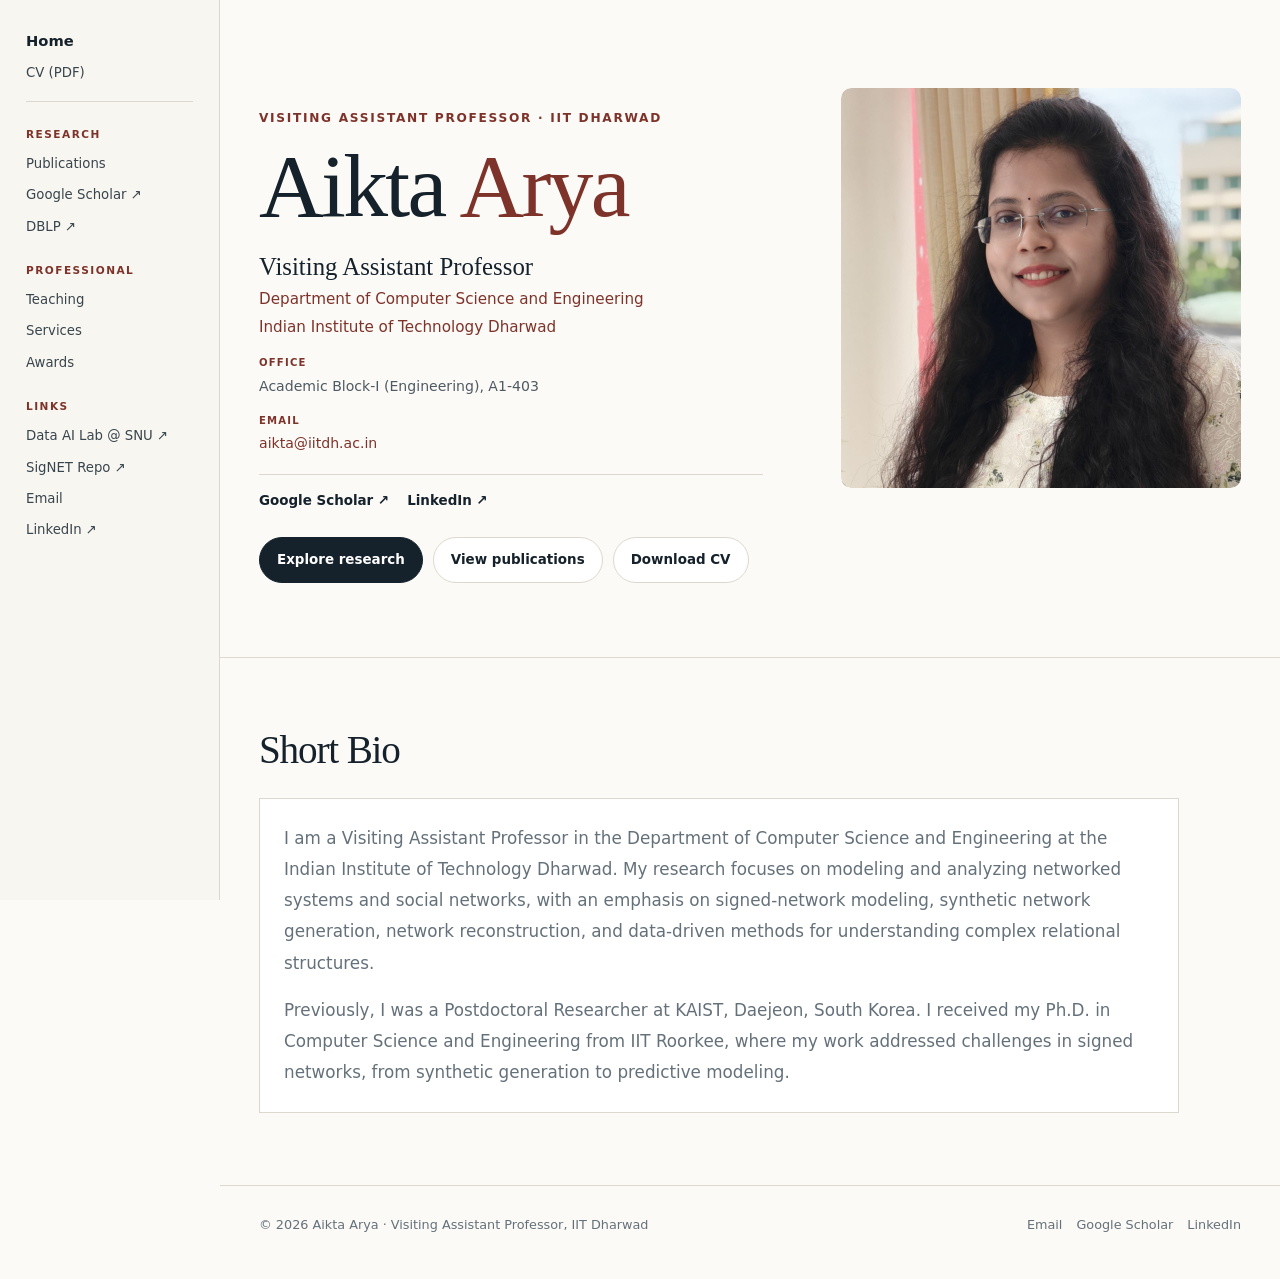
<file: index.html>
<!doctype html><html lang="en"><head><meta charset="utf-8"><meta name="viewport" content="width=device-width,initial-scale=1"><meta name="description" content="Aikta Arya — Visiting Assistant Professor in Computer Science and Engineering at IIT Dharwad."><title>Home · Aikta Arya</title><link rel="stylesheet" href="./styles.css?v=20261031-1"></head><body>
<aside class="sidebar" aria-label="Site navigation">
  <div class="side-inner">
    <nav class="side-nav">
      <div class="side-group"><a class="side-home" href="./index.html">Home</a><a href="./assets/Aikta_Arya_CV.pdf">CV (PDF)</a></div>
      <div class="side-group">
  <div class="side-label">Research</div>
  <a href="./publications.html">Publications</a>
  <a href="https://scholar.google.co.in/citations?user=ZYThOdsAAAAJ&hl=en&oi=ao" target="_blank" rel="noopener">Google Scholar ↗</a>
  <a href="https://dblp.org/pid/358/0938" target="_blank" rel="noopener">DBLP ↗</a>
</div>

<div class="side-group">
  <div class="side-label">Professional</div>
  <a href="./teaching.html">Teaching</a>
  <a href="./service.html#Services" target="_blank" rel="noopener">Services</a>
  <a href="./service.html#awards">Awards</a>
</div>
<div class="side-group">
  <div class="side-label">Links</div>

  <a href="https://da.snu.ac.kr/members.html" target="_blank" rel="noopener">
    Data AI Lab @ SNU ↗
  </a>

  <a href="https://aikta-arya.github.io/SigNET-/" target="_blank" rel="noopener">
    SigNET Repo ↗
  </a>

  <a href="mailto:aikta@iitdh.ac.in">
    Email
  </a>

  <a href="https://www.linkedin.com/in/aikta-arya-938b54124/" target="_blank" rel="noopener">
    LinkedIn ↗
  </a>
</div>
    </nav>
  </div>
</aside>
<div class="page-shell"><main><section class="hero"><div class="wrap hero-grid homepage-grid"><div class="hero-copy"><div class="eyebrow">Visiting Assistant Professor · IIT Dharwad</div><h1>Aikta <span>Arya</span></h1><div class="intro-details"><div class="profile-title">Visiting Assistant Professor</div><a href="https://www.iitdh.ac.in/user-profile/aikta-arya">Department of Computer Science and Engineering</a><a href="https://www.iitdh.ac.in/user-profile/aikta-arya" target="_blank" rel="noopener">Indian Institute of Technology Dharwad</a><div class="profile-block"><span class="profile-label">Office</span><div>Academic Block-I (Engineering), A1-403</div></div><div class="profile-block"><span class="profile-label">Email</span><a href="mailto:aikta@iitdh.ac.in">aikta@iitdh.ac.in</a></div><div class="profile-links"><a href="https://scholar.google.co.in/citations?user=ZYThOdsAAAAJ&amp;hl=en&amp;oi=ao" target="_blank" rel="noopener">Google Scholar ↗</a><a href="https://www.linkedin.com/in/aikta-arya-938b54124/" target="_blank" rel="noopener">LinkedIn ↗</a></div></div><div class="cta"><a class="btn primary" href="./research.html">Explore research</a><a class="btn ghost" href="./publications.html">View publications</a><a class="btn ghost" href="./assets/Aikta_Arya_CV.pdf">Download CV</a></div></div><aside class="profile-panel portrait-only"><div class="profile-photo-wrap"><img class="profile-photo-large" src="./assets/profile-photo.jpg" width="1600" height="1600" alt="Aikta Arya" onerror="this.style.display='none';this.nextElementSibling.style.display='grid'"><div class="photo-placeholder large-placeholder" style="display:none"><strong>AA</strong><span>Add <code>assets/profile-photo.jpg</code></span></div></div></aside></div></section>
<section class="section"><div class="wrap"><div class="section-head"><h2>Short Bio</h2></div><div class="card bio-card"><p>I am a Visiting Assistant Professor in the Department of Computer Science and Engineering at the Indian Institute of Technology Dharwad. My research focuses on modeling and analyzing networked systems and social networks, with an emphasis on signed-network modeling, synthetic network generation, network reconstruction, and data-driven methods for understanding complex relational structures.</p><p>Previously, I was a Postdoctoral Researcher at KAIST, Daejeon, South Korea. I received my Ph.D. in Computer Science and Engineering from IIT Roorkee, where my work addressed challenges in signed networks, from synthetic generation to predictive modeling.</p></div></div></section>
</main></div><footer><div class="wrap footer-grid"><span>© 2026 Aikta Arya · Visiting Assistant Professor, IIT Dharwad</span><span class="footer-links"><a href="mailto:aikta@iitdh.ac.in">Email</a><a href="https://scholar.google.co.in/citations?user=ZYThOdsAAAAJ&hl=en&oi=ao">Google Scholar</a><a href="https://www.linkedin.com/in/aikta-arya-938b54124/">LinkedIn</a></span></div></footer><script src="script.js"></script></body></html>
</file>
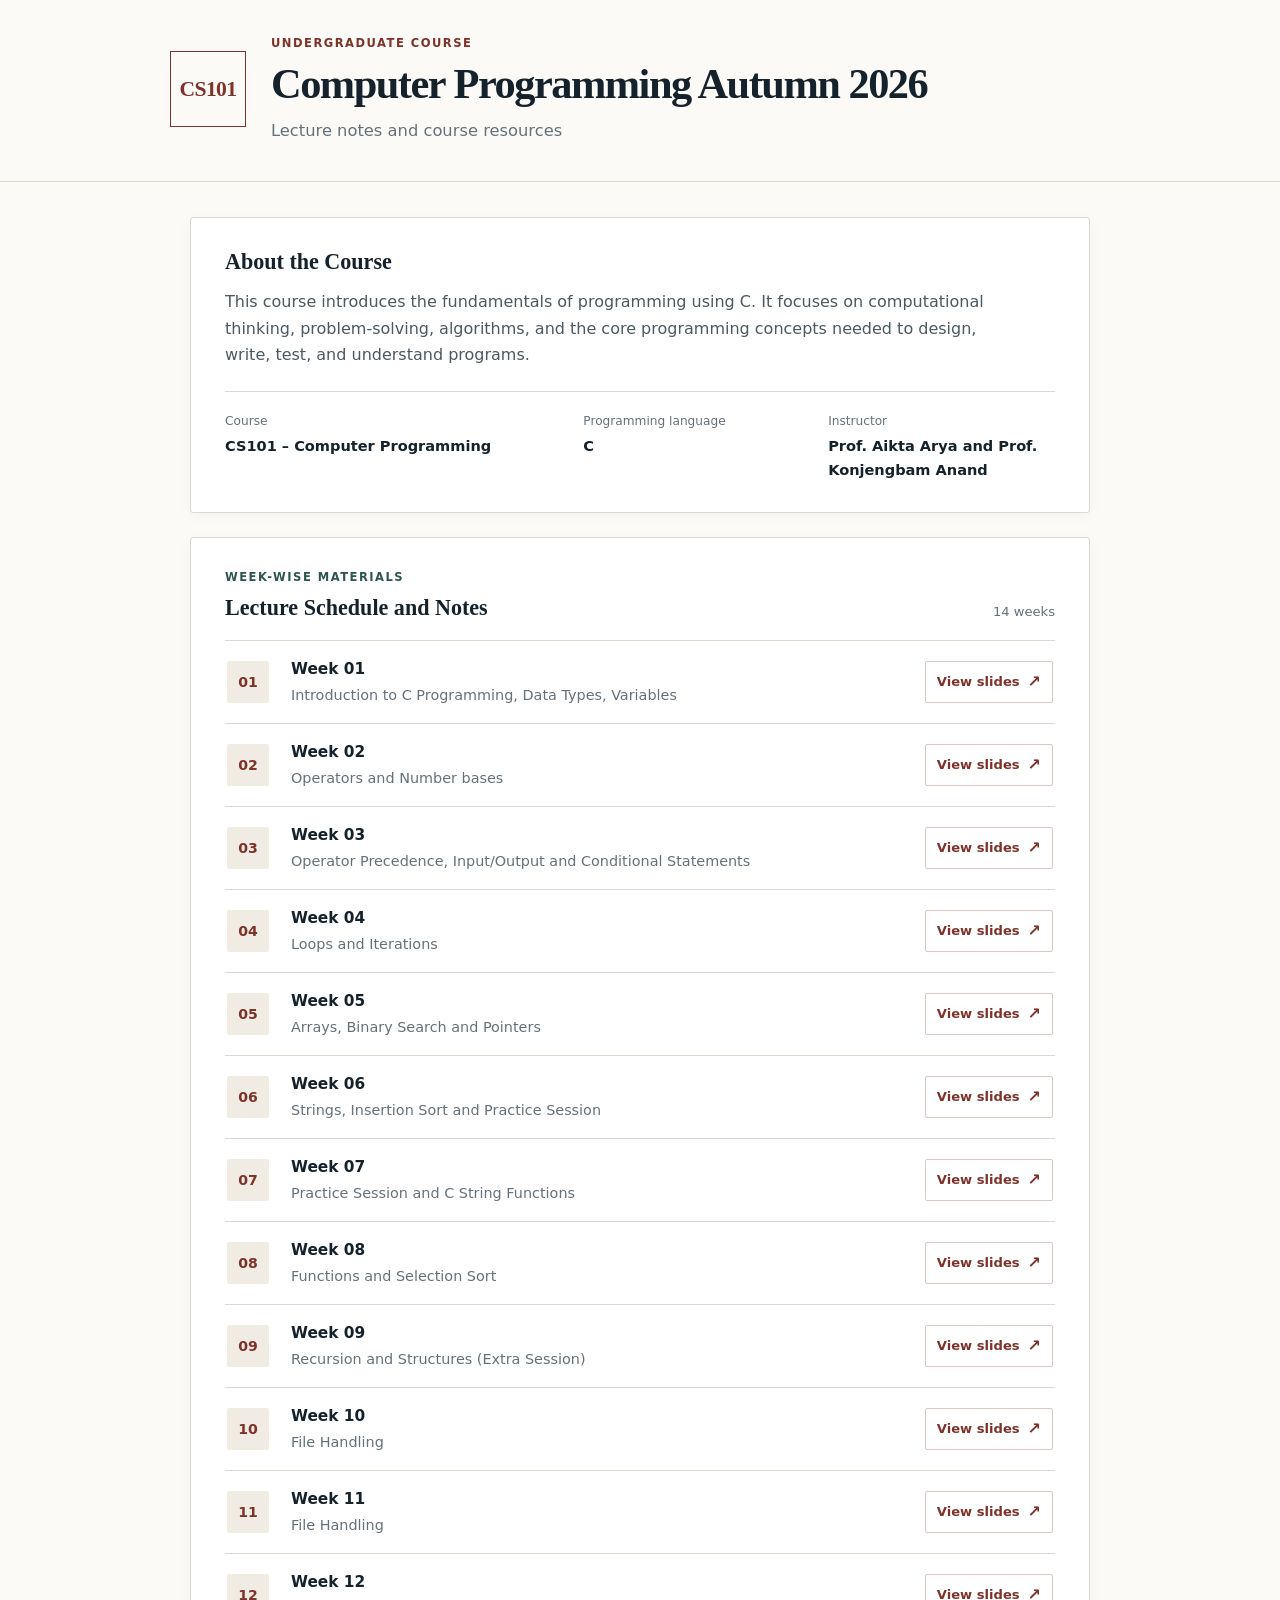
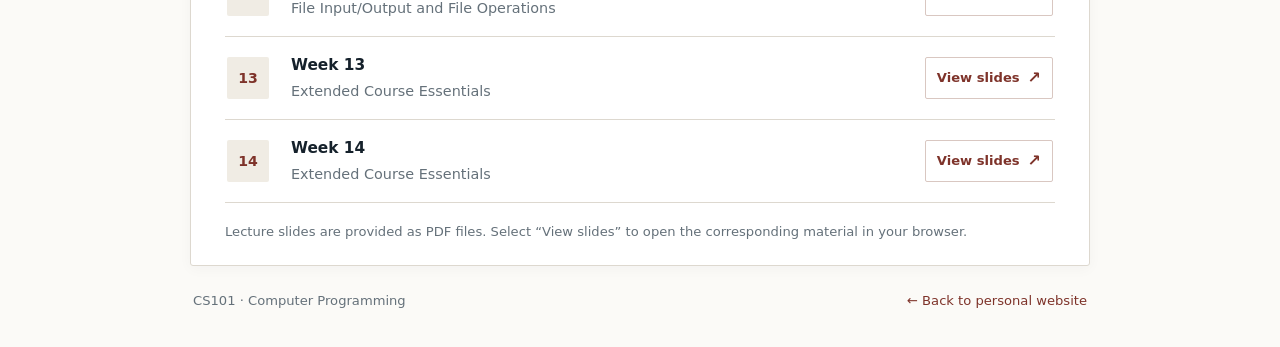
<file: cs101/index.html>
<!DOCTYPE html>
<html lang="en">
<head>
  <meta charset="UTF-8">
  <meta name="viewport" content="width=device-width, initial-scale=1.0">
  <meta name="description" content="CS101 Computer Programming course materials, week-wise lecture schedule and slides.">
  <title>CS101 | Computer Programming</title>
  <link rel="stylesheet" href="course.css">
</head>
<body>
  <header class="site-header">
    <div class="header-inner">
      <a class="course-mark" href="./" aria-label="CS101 home">CS101</a>
      <div class="header-copy">
        <p class="eyebrow">UNDERGRADUATE COURSE</p>
        <h1>Computer Programming Autumn 2026</h1>
        <p class="subtitle">Lecture notes and course resources</p>
      </div>
    </div>
  </header>

  <main class="container">
    <section class="intro" aria-labelledby="about-heading">
      <h2 id="about-heading">About the Course</h2>
      <p>
        This course introduces the fundamentals of programming using C. It focuses on
        computational thinking, problem-solving, algorithms, and the core programming
        concepts needed to design, write, test, and understand programs.
      </p>
      <div class="course-meta">
        <div><span class="meta-label">Course</span><span class="meta-value">CS101 – Computer Programming</span></div>
        <div><span class="meta-label">Programming language</span><span class="meta-value">C</span></div>
        <div><span class="meta-label">Instructor</span><span class="meta-value">Prof. Aikta Arya and Prof. Konjengbam Anand</span></div>
      </div>
    </section>

    <section class="schedule" aria-labelledby="schedule-heading">
      <div class="section-heading">
        <div>
          <p class="eyebrow section-eyebrow">WEEK-WISE MATERIALS</p>
          <h2 id="schedule-heading">Lecture Schedule and Notes</h2>
        </div>
        <span class="section-count">14 weeks</span>
      </div>

      <div class="week-list">
        <article class="week-row">
          <div class="week-number">01</div>
          <div class="week-details"><h3>Week 01</h3><p>Introduction to C Programming, Data Types, Variables</p></div>
          <a class="pdf-link" href="slides/Week1.pdf" target="_blank" rel="noopener">View slides <span>↗</span></a>
        </article>
        <article class="week-row">
          <div class="week-number">02</div>
          <div class="week-details"><h3>Week 02</h3><p>Operators and Number bases </p></div>
          <a class="pdf-link" href="slides/Week2.pdf" target="_blank" rel="noopener">View slides <span>↗</span></a>
        </article>
        <article class="week-row">
          <div class="week-number">03</div>
          <div class="week-details"><h3>Week 03</h3><p>Operator Precedence, Input/Output and Conditional Statements</p></div>
          <a class="pdf-link" href="slides/Week3.pdf" target="_blank" rel="noopener">View slides <span>↗</span></a>
        </article>
        <article class="week-row">
          <div class="week-number">04</div>
          <div class="week-details"><h3>Week 04</h3><p>Loops and Iterations</p></div>
          <a class="pdf-link" href="slides/Week4.pdf" target="_blank" rel="noopener">View slides <span>↗</span></a>
        </article>
        <article class="week-row">
          <div class="week-number">05</div>
          <div class="week-details"><h3>Week 05</h3><p>Arrays, Binary Search and Pointers</p></div>
          <a class="pdf-link" href="slides/Week5.pdf" target="_blank" rel="noopener">View slides <span>↗</span></a>
        </article>
        <article class="week-row">
          <div class="week-number">06</div>
          <div class="week-details"><h3>Week 06</h3><p>Strings, Insertion Sort and Practice Session</p></div>
          <a class="pdf-link" href="slides/Week6.pdf" target="_blank" rel="noopener">View slides <span>↗</span></a>
        </article>
        <article class="week-row">
          <div class="week-number">07</div>
          <div class="week-details"><h3>Week 07</h3><p>Practice Session and C String Functions</p></div>
          <a class="pdf-link" href="slides/Week7.pdf" target="_blank" rel="noopener">View slides <span>↗</span></a>
        </article>
        <article class="week-row">
          <div class="week-number">08</div>
          <div class="week-details"><h3>Week 08</h3><p>Functions and Selection Sort</p></div>
          <a class="pdf-link" href="slides/Week8.pdf" target="_blank" rel="noopener">View slides <span>↗</span></a>
        </article> 
        <article class="week-row">
          <div class="week-number">09</div>
          <div class="week-details"><h3>Week 09</h3><p>Recursion and Structures (Extra Session)</p></div>
          <a class="pdf-link" href="slides/Week9.pdf" target="_blank" rel="noopener">View slides <span>↗</span></a>
        </article>
        <article class="week-row">
          <div class="week-number">10</div>
          <div class="week-details"><h3>Week 10</h3><p>File Handling</p></div>
          <a class="pdf-link" href="slides/Week10.pdf" target="_blank" rel="noopener">View slides <span>↗</span></a>
        </article>
        <article class="week-row">
          <div class="week-number">11</div>
          <div class="week-details"><h3>Week 11</h3><p>File Handling</p></div>
          <a class="pdf-link" href="slides/Week11.pdf" target="_blank" rel="noopener">View slides <span>↗</span></a>
        </article>
        <article class="week-row">
          <div class="week-number">12</div>
          <div class="week-details"><h3>Week 12</h3><p>File Input/Output and File Operations</p></div>
          <a class="pdf-link" href="slides/Week12.pdf" target="_blank" rel="noopener">View slides <span>↗</span></a>
        </article>
        <article class="week-row">
          <div class="week-number">13</div>
          <div class="week-details"><h3>Week 13</h3><p>Extended Course Essentials</p></div>
          <a class="pdf-link" href="slides/Week13.pdf" target="_blank" rel="noopener">View slides <span>↗</span></a>
        </article>
        <article class="week-row">
          <div class="week-number">14</div>
          <div class="week-details"><h3>Week 14</h3><p>Extended Course Essentials</p></div>
          <a class="pdf-link" href="slides/Week14.pdf" target="_blank" rel="noopener">View slides <span>↗</span></a>
        </article>
      </div>
      <p class="materials-note">Lecture slides are provided as PDF files. Select “View slides” to open the corresponding material in your browser.</p>
    </section>

    <footer class="site-footer">
      <p>CS101 · Computer Programming</p>
      <a href="https://aikta-arya.github.io/">← Back to personal website</a>
    </footer>
  </main>
</body>
</html>
</file>
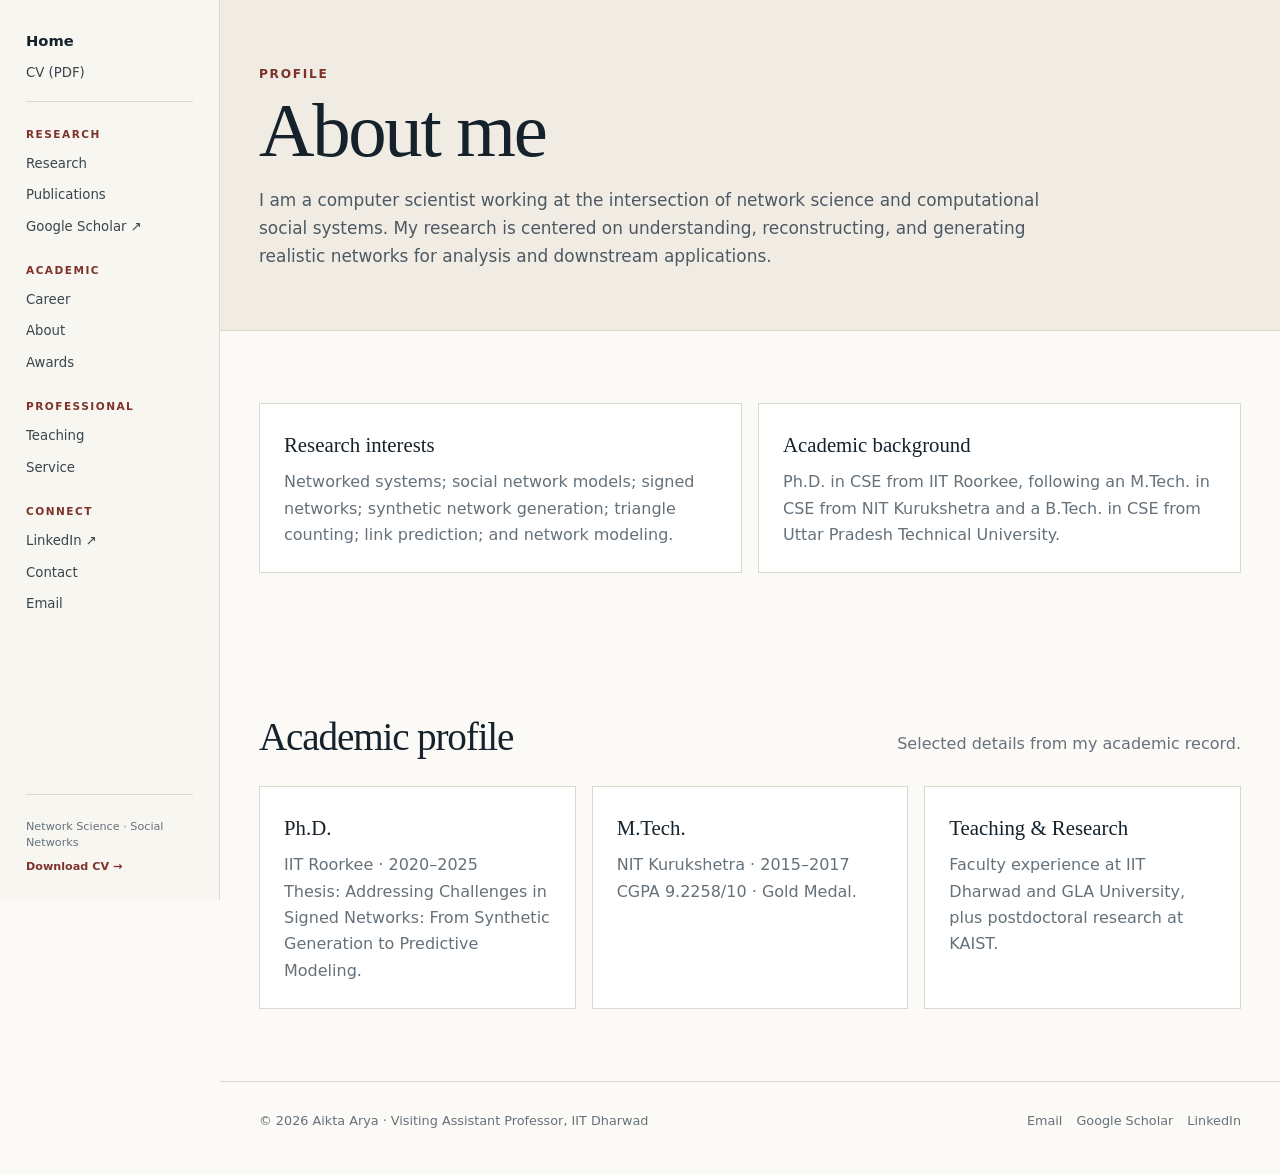
<file: about.html>
<!doctype html><html lang="en"><head><meta charset="utf-8"><meta name="viewport" content="width=device-width,initial-scale=1"><meta name="description" content="Aikta Arya — Visiting Assistant Professor in Computer Science and Engineering at IIT Dharwad."><title>About · Aikta Arya</title><link rel="stylesheet" href="./styles.css?v=20261031-1"></head><body><aside class="sidebar" aria-label="Site navigation">
  <div class="side-inner">
    <nav class="side-nav">
      <div class="side-group"><a class="side-home" href="./index.html">Home</a><a href="./assets/Aikta_Arya_CV.pdf">CV (PDF)</a></div>
      <div class="side-group"><div class="side-label">Research</div><a href="./research.html">Research</a><a href="./publications.html">Publications</a><a href="https://scholar.google.co.in/citations?user=ZYThOdsAAAAJ&amp;hl=en&amp;oi=ao" target="_blank" rel="noopener">Google Scholar ↗</a></div>
      <div class="side-group"><div class="side-label">Academic</div><a href="./career.html">Career</a><a href="./about.html">About</a><a href="./service.html#awards">Awards</a></div>
      <div class="side-group"><div class="side-label">Professional</div><a href="./teaching.html">Teaching</a><a href="./service.html">Service</a></div>
      <div class="side-group"><div class="side-label">Connect</div><a href="https://www.linkedin.com/in/aikta-arya-938b54124/" target="_blank" rel="noopener">LinkedIn ↗</a><a href="./contact.html">Contact</a><a href="mailto:aikta@iitdh.ac.in">Email</a></div>
    </nav>
    <div class="side-footer">
      <div>Network Science · Social Networks</div>
      <a href="./assets/Aikta_Arya_CV.pdf">Download CV →</a>
    </div>
  </div>
</aside><div class="page-shell"><main><section class="page-hero"><div class="wrap"><div class="eyebrow">Profile</div><h1 class="page-title">About me</h1><p class="page-intro">I am a computer scientist working at the intersection of network science and computational social systems. My research is centered on understanding, reconstructing, and generating realistic networks for analysis and downstream applications.</p></div></section><section class="section"><div class="wrap grid-2"><article class="card"><h3>Research interests</h3><p>Networked systems; social network models; signed networks; synthetic network generation; triangle counting; link prediction; and network modeling.</p></article><article class="card"><h3>Academic background</h3><p>Ph.D. in CSE from IIT Roorkee, following an M.Tech. in CSE from NIT Kurukshetra and a B.Tech. in CSE from Uttar Pradesh Technical University.</p></article></div></section><section class="section"><div class="wrap"><div class="section-head"><h2>Academic profile</h2><p>Selected details from my academic record.</p></div><div class="grid-3"><div class="card"><h3>Ph.D.</h3><p>IIT Roorkee · 2020–2025<br>Thesis: Addressing Challenges in Signed Networks: From Synthetic Generation to Predictive Modeling.</p></div><div class="card"><h3>M.Tech.</h3><p>NIT Kurukshetra · 2015–2017<br>CGPA 9.2258/10 · Gold Medal.</p></div><div class="card"><h3>Teaching & Research</h3><p>Faculty experience at IIT Dharwad and GLA University, plus postdoctoral research at KAIST.</p></div></div></div></section></main></div><footer><div class="wrap footer-grid"><span>© 2026 Aikta Arya · Visiting Assistant Professor, IIT Dharwad</span><span class="footer-links"><a href="mailto:aikta@iitdh.ac.in">Email</a><a href="https://scholar.google.co.in/citations?user=ZYThOdsAAAAJ&hl=en&oi=ao">Google Scholar</a><a href="https://www.linkedin.com/in/aikta-arya-938b54124/">LinkedIn</a></span></div></footer><script src="script.js"></script></body></html>
</file>
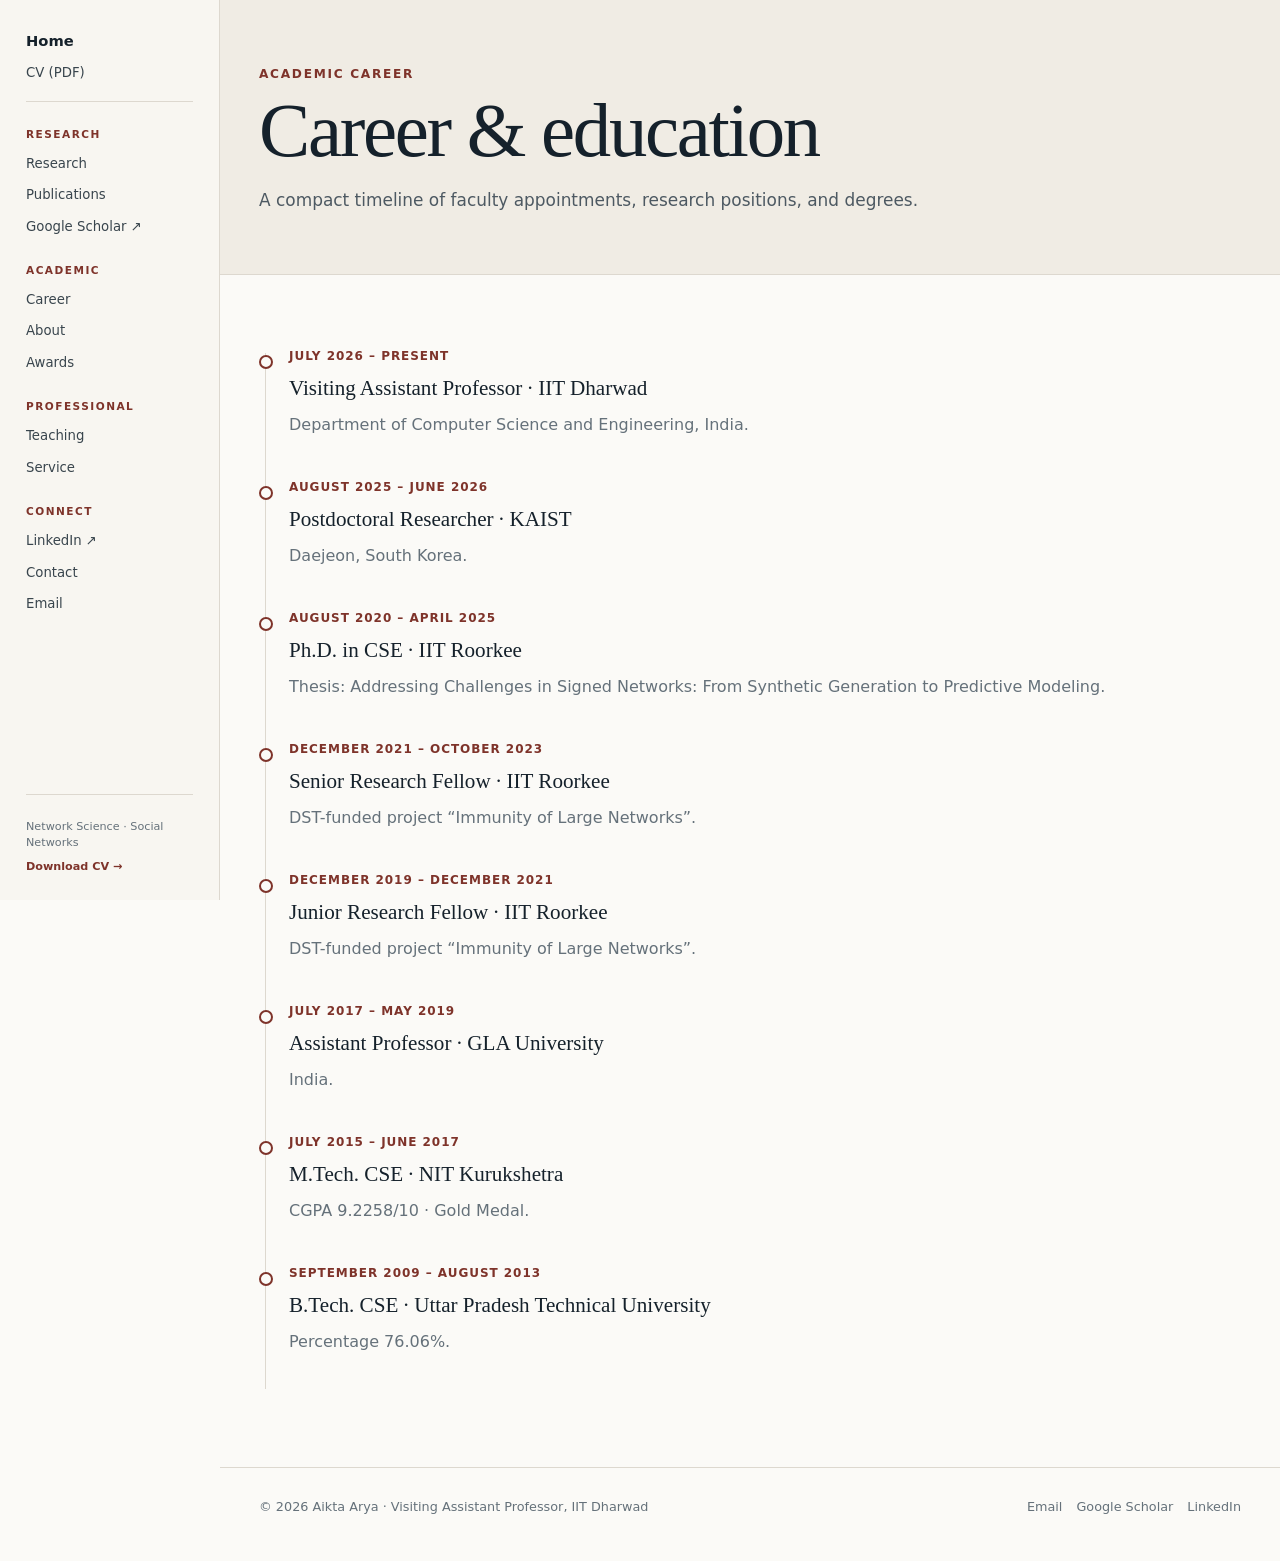
<file: career.html>
<!doctype html><html lang="en"><head><meta charset="utf-8"><meta name="viewport" content="width=device-width,initial-scale=1"><meta name="description" content="Aikta Arya — Visiting Assistant Professor in Computer Science and Engineering at IIT Dharwad."><title>Academic Career · Aikta Arya</title><link rel="stylesheet" href="./styles.css?v=20261031-1"></head><body><aside class="sidebar" aria-label="Site navigation">
  <div class="side-inner">
    <nav class="side-nav">
      <div class="side-group"><a class="side-home" href="./index.html">Home</a><a href="./assets/Aikta_Arya_CV.pdf">CV (PDF)</a></div>
      <div class="side-group"><div class="side-label">Research</div><a href="./research.html">Research</a><a href="./publications.html">Publications</a><a href="https://scholar.google.co.in/citations?user=ZYThOdsAAAAJ&amp;hl=en&amp;oi=ao" target="_blank" rel="noopener">Google Scholar ↗</a></div>
      <div class="side-group"><div class="side-label">Academic</div><a href="./career.html">Career</a><a href="./about.html">About</a><a href="./service.html#awards">Awards</a></div>
      <div class="side-group"><div class="side-label">Professional</div><a href="./teaching.html">Teaching</a><a href="./service.html">Service</a></div>
      <div class="side-group"><div class="side-label">Connect</div><a href="https://www.linkedin.com/in/aikta-arya-938b54124/" target="_blank" rel="noopener">LinkedIn ↗</a><a href="./contact.html">Contact</a><a href="mailto:aikta@iitdh.ac.in">Email</a></div>
    </nav>
    <div class="side-footer">
      <div>Network Science · Social Networks</div>
      <a href="./assets/Aikta_Arya_CV.pdf">Download CV →</a>
    </div>
  </div>
</aside><div class="page-shell"><main><section class="page-hero"><div class="wrap"><div class="eyebrow">Academic career</div><h1 class="page-title">Career & education</h1><p class="page-intro">A compact timeline of faculty appointments, research positions, and degrees.</p></div></section><section class="section"><div class="wrap timeline"><div class="item"><div class="date">July 2026 – Present</div><h3>Visiting Assistant Professor · IIT Dharwad</h3><p>Department of Computer Science and Engineering, India.</p></div><div class="item"><div class="date">August 2025 – June 2026</div><h3>Postdoctoral Researcher · KAIST</h3><p>Daejeon, South Korea.</p></div><div class="item"><div class="date">August 2020 – April 2025</div><h3>Ph.D. in CSE · IIT Roorkee</h3><p>Thesis: Addressing Challenges in Signed Networks: From Synthetic Generation to Predictive Modeling.</p></div><div class="item"><div class="date">December 2021 – October 2023</div><h3>Senior Research Fellow · IIT Roorkee</h3><p>DST-funded project “Immunity of Large Networks”.</p></div><div class="item"><div class="date">December 2019 – December 2021</div><h3>Junior Research Fellow · IIT Roorkee</h3><p>DST-funded project “Immunity of Large Networks”.</p></div><div class="item"><div class="date">July 2017 – May 2019</div><h3>Assistant Professor · GLA University</h3><p>India.</p></div><div class="item"><div class="date">July 2015 – June 2017</div><h3>M.Tech. CSE · NIT Kurukshetra</h3><p>CGPA 9.2258/10 · Gold Medal.</p></div><div class="item"><div class="date">September 2009 – August 2013</div><h3>B.Tech. CSE · Uttar Pradesh Technical University</h3><p>Percentage 76.06%.</p></div></div></section></main></div><footer><div class="wrap footer-grid"><span>© 2026 Aikta Arya · Visiting Assistant Professor, IIT Dharwad</span><span class="footer-links"><a href="mailto:aikta@iitdh.ac.in">Email</a><a href="https://scholar.google.co.in/citations?user=ZYThOdsAAAAJ&hl=en&oi=ao">Google Scholar</a><a href="https://www.linkedin.com/in/aikta-arya-938b54124/">LinkedIn</a></span></div></footer><script src="script.js"></script></body></html>
</file>
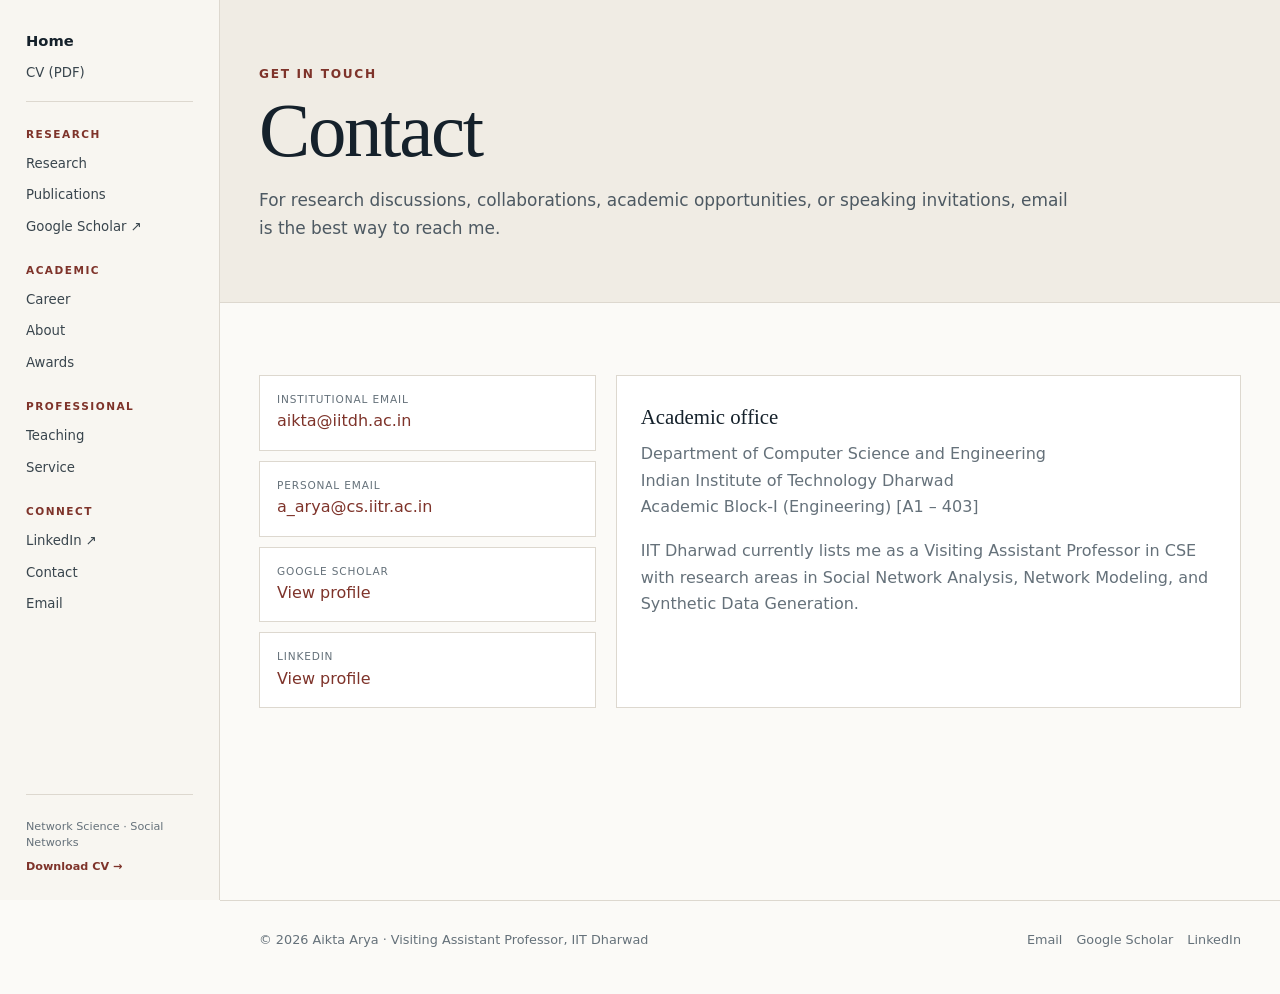
<file: contact.html>
<!doctype html><html lang="en"><head><meta charset="utf-8"><meta name="viewport" content="width=device-width,initial-scale=1"><meta name="description" content="Aikta Arya — Visiting Assistant Professor in Computer Science and Engineering at IIT Dharwad."><title>Contact · Aikta Arya</title><link rel="stylesheet" href="./styles.css?v=20261031-1"></head><body><aside class="sidebar" aria-label="Site navigation">
  <div class="side-inner">
    <nav class="side-nav">
      <div class="side-group"><a class="side-home" href="./index.html">Home</a><a href="./assets/Aikta_Arya_CV.pdf">CV (PDF)</a></div>
      <div class="side-group"><div class="side-label">Research</div><a href="./research.html">Research</a><a href="./publications.html">Publications</a><a href="https://scholar.google.co.in/citations?user=ZYThOdsAAAAJ&amp;hl=en&amp;oi=ao" target="_blank" rel="noopener">Google Scholar ↗</a></div>
      <div class="side-group"><div class="side-label">Academic</div><a href="./career.html">Career</a><a href="./about.html">About</a><a href="./service.html#awards">Awards</a></div>
      <div class="side-group"><div class="side-label">Professional</div><a href="./teaching.html">Teaching</a><a href="./service.html">Service</a></div>
      <div class="side-group"><div class="side-label">Connect</div><a href="https://www.linkedin.com/in/aikta-arya-938b54124/" target="_blank" rel="noopener">LinkedIn ↗</a><a href="./contact.html">Contact</a><a href="mailto:aikta@iitdh.ac.in">Email</a></div>
    </nav>
    <div class="side-footer">
      <div>Network Science · Social Networks</div>
      <a href="./assets/Aikta_Arya_CV.pdf">Download CV →</a>
    </div>
  </div>
</aside><div class="page-shell"><main><section class="page-hero"><div class="wrap"><div class="eyebrow">Get in touch</div><h1 class="page-title">Contact</h1><p class="page-intro">For research discussions, collaborations, academic opportunities, or speaking invitations, email is the best way to reach me.</p></div></section><section class="section"><div class="wrap contact-grid"><div class="contact-list"><div class="contact-row"><small>Institutional email</small><a href="mailto:aikta@iitdh.ac.in">aikta@iitdh.ac.in</a></div><div class="contact-row"><small>Personal email</small><a href="mailto:a_arya@cs.iitr.ac.in">a_arya@cs.iitr.ac.in</a></div><div class="contact-row"><small>Google Scholar</small><a href="https://scholar.google.co.in/citations?user=ZYThOdsAAAAJ&hl=en&oi=ao">View profile</a></div><div class="contact-row"><small>LinkedIn</small><a href="https://www.linkedin.com/in/aikta-arya-938b54124/">View profile</a></div></div><div class="card"><h3>Academic office</h3><p>Department of Computer Science and Engineering<br>Indian Institute of Technology Dharwad<br>Academic Block-I (Engineering) [A1 – 403]</p><p style="margin-top:18px;color:var(--muted)">IIT Dharwad currently lists me as a Visiting Assistant Professor in CSE with research areas in Social Network Analysis, Network Modeling, and Synthetic Data Generation.</p></div></div></section></main></div><footer><div class="wrap footer-grid"><span>© 2026 Aikta Arya · Visiting Assistant Professor, IIT Dharwad</span><span class="footer-links"><a href="mailto:aikta@iitdh.ac.in">Email</a><a href="https://scholar.google.co.in/citations?user=ZYThOdsAAAAJ&hl=en&oi=ao">Google Scholar</a><a href="https://www.linkedin.com/in/aikta-arya-938b54124/">LinkedIn</a></span></div></footer><script src="script.js"></script></body></html>
</file>
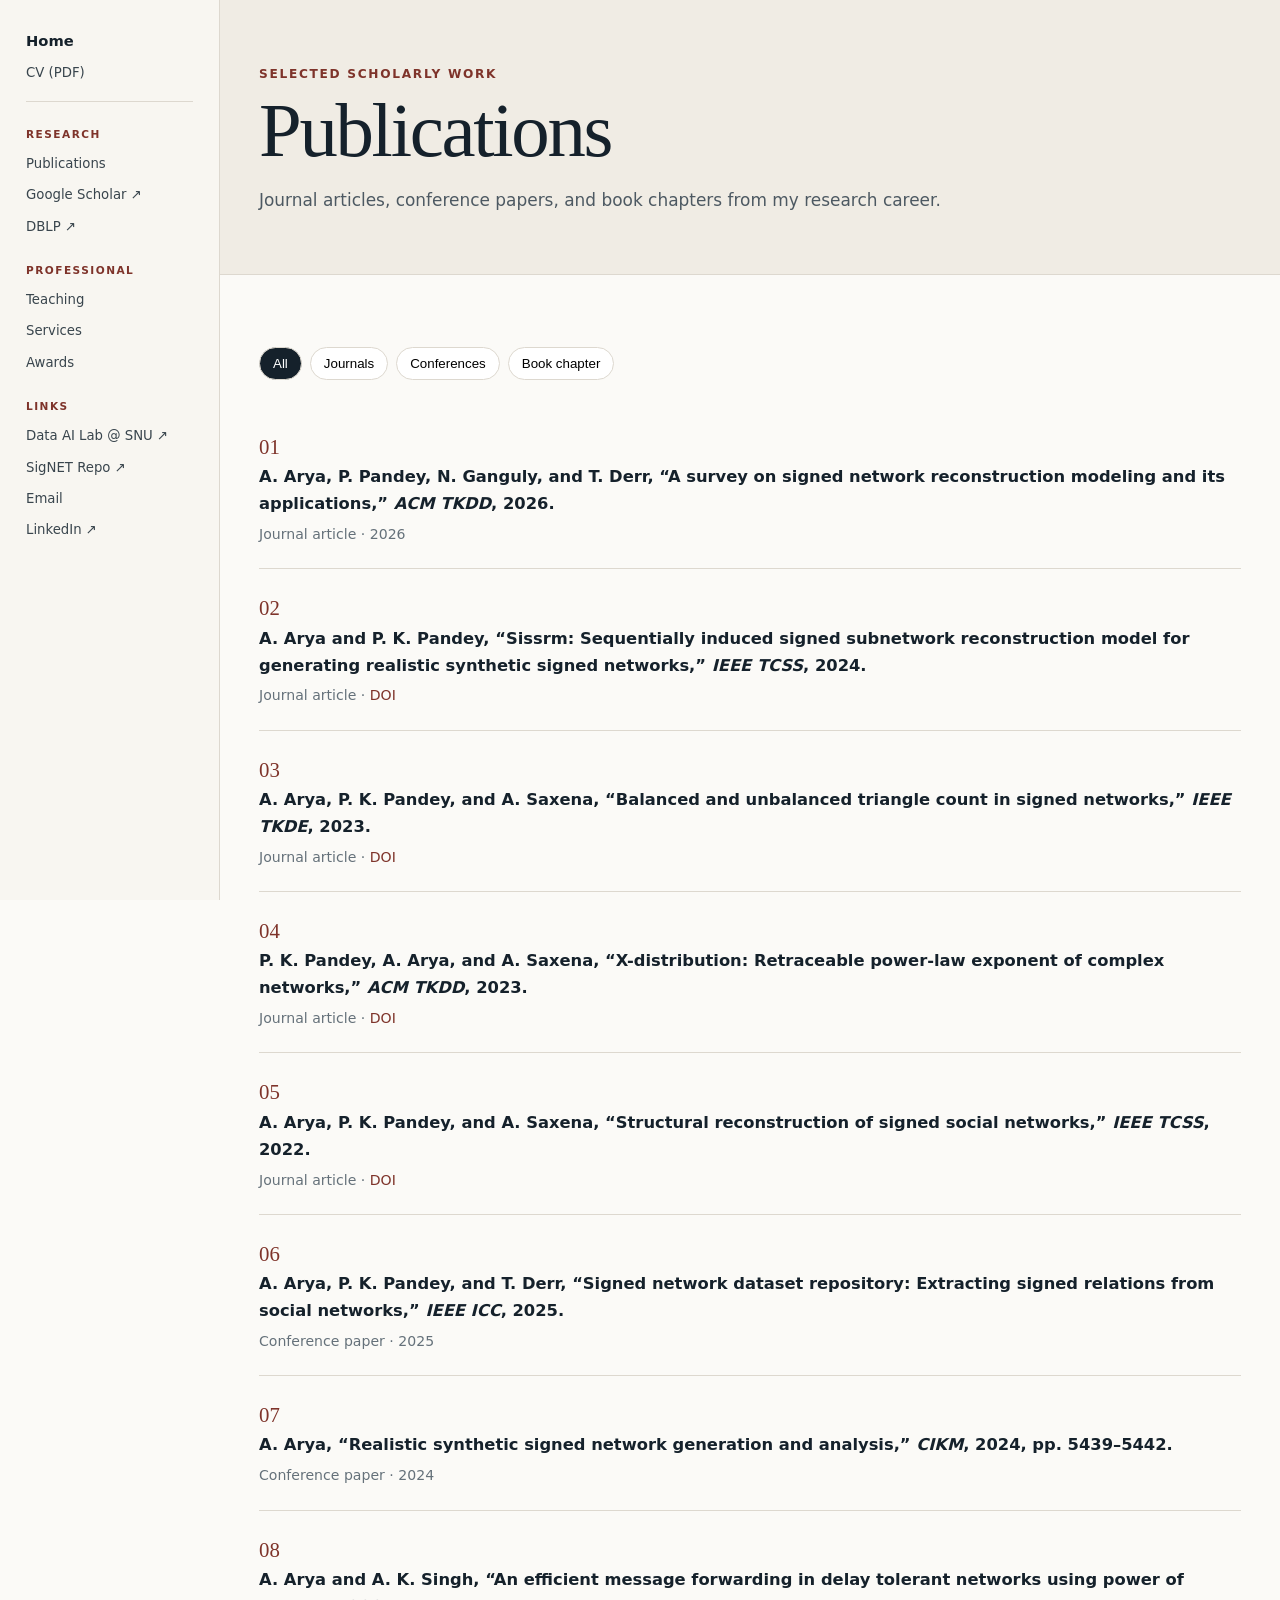
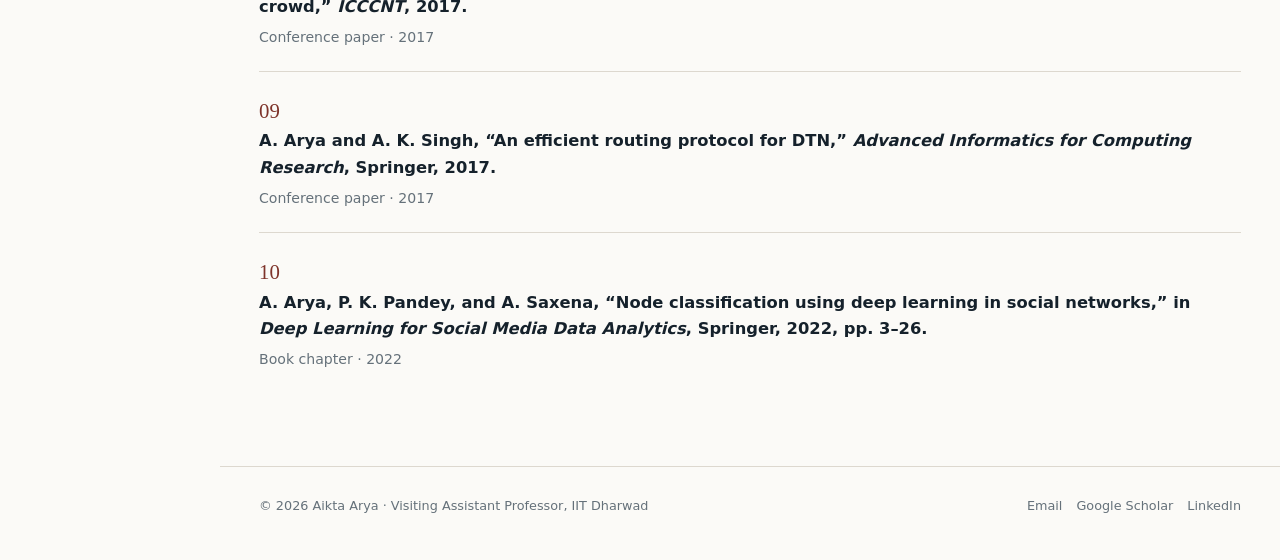
<file: publications.html>
<!doctype html><html lang="en"><head><meta charset="utf-8"><meta name="viewport" content="width=device-width,initial-scale=1"><meta name="description" content="Aikta Arya — Visiting Assistant Professor in Computer Science and Engineering at IIT Dharwad."><title>Publications · Aikta Arya</title><link rel="stylesheet" href="./styles.css?v=20261031-1"></head><body>
<aside class="sidebar" aria-label="Site navigation">
  <div class="side-inner">
    <nav class="side-nav">
      <div class="side-group"><a class="side-home" href="./index.html">Home</a><a href="./assets/Aikta_Arya_CV.pdf">CV (PDF)</a></div>
      <div class="side-group">
  <div class="side-label">Research</div>
  <a href="./publications.html">Publications</a>
  <a href="https://scholar.google.co.in/citations?user=ZYThOdsAAAAJ&hl=en&oi=ao" target="_blank" rel="noopener">Google Scholar ↗</a>
  <a href="https://dblp.org/pid/358/0938" target="_blank" rel="noopener">DBLP ↗</a>
</div>

<div class="side-group">
  <div class="side-label">Professional</div>
  <a href="./teaching.html">Teaching</a>
  <a href="./service.html#Services" target="_blank" rel="noopener">Services</a>
  <a href="./service.html#awards">Awards</a>
</div>
<div class="side-group">
  <div class="side-label">Links</div>

  <a href="https://da.snu.ac.kr/members.html" target="_blank" rel="noopener">
    Data AI Lab @ SNU ↗
  </a>

  <a href="https://aikta-arya.github.io/SigNET-/" target="_blank" rel="noopener">
    SigNET Repo ↗
  </a>

  <a href="mailto:aikta@iitdh.ac.in">
    Email
  </a>

  <a href="https://www.linkedin.com/in/aikta-arya-938b54124/" target="_blank" rel="noopener">
    LinkedIn ↗
  </a>
</div>
    </nav>
  </div>
</aside>

<div class="page-shell"><main><section class="page-hero"><div class="wrap"><div class="eyebrow">Selected scholarly work</div><h1 class="page-title">Publications</h1><p class="page-intro">Journal articles, conference papers, and book chapters from my research career.</p></div></section><section class="section"><div class="wrap"><div class="filterbar"><button class="active" data-filter="all">All</button><button data-filter="journal">Journals</button><button data-filter="conference">Conferences</button><button data-filter="book">Book chapter</button></div><div class="pub" data-type="journal"><div class="pub-num">01</div><h3>A. Arya, P. Pandey, N. Ganguly, and T. Derr, “A survey on signed network reconstruction modeling and its applications,” <em>ACM TKDD</em>, 2026.</h3><div class="meta">Journal article · 2026</div></div><div class="pub" data-type="journal"><div class="pub-num">02</div><h3>A. Arya and P. K. Pandey, “Sissrm: Sequentially induced signed subnetwork reconstruction model for generating realistic synthetic signed networks,” <em>IEEE TCSS</em>, 2024.</h3><div class="meta">Journal article · <a href="https://doi.org/10.1109/TCSS.2024.3392613">DOI</a></div></div><div class="pub" data-type="journal"><div class="pub-num">03</div><h3>A. Arya, P. K. Pandey, and A. Saxena, “Balanced and unbalanced triangle count in signed networks,” <em>IEEE TKDE</em>, 2023.</h3><div class="meta">Journal article · <a href="https://doi.org/10.1109/TKDE.2023.3272657">DOI</a></div></div><div class="pub" data-type="journal"><div class="pub-num">04</div><h3>P. K. Pandey, A. Arya, and A. Saxena, “X-distribution: Retraceable power-law exponent of complex networks,” <em>ACM TKDD</em>, 2023.</h3><div class="meta">Journal article · <a href="https://doi.org/10.1145/3639413">DOI</a></div></div><div class="pub" data-type="journal"><div class="pub-num">05</div><h3>A. Arya, P. K. Pandey, and A. Saxena, “Structural reconstruction of signed social networks,” <em>IEEE TCSS</em>, 2022.</h3><div class="meta">Journal article · <a href="https://doi.org/10.1109/TCSS.2022.3186017">DOI</a></div></div><div class="pub" data-type="conference"><div class="pub-num">06</div><h3>A. Arya, P. K. Pandey, and T. Derr, “Signed network dataset repository: Extracting signed relations from social networks,” <em>IEEE ICC</em>, 2025.</h3><div class="meta">Conference paper · 2025</div></div><div class="pub" data-type="conference"><div class="pub-num">07</div><h3>A. Arya, “Realistic synthetic signed network generation and analysis,” <em>CIKM</em>, 2024, pp. 5439–5442.</h3><div class="meta">Conference paper · 2024</div></div><div class="pub" data-type="conference"><div class="pub-num">08</div><h3>A. Arya and A. K. Singh, “An efficient message forwarding in delay tolerant networks using power of crowd,” <em>ICCCNT</em>, 2017.</h3><div class="meta">Conference paper · 2017</div></div><div class="pub" data-type="conference"><div class="pub-num">09</div><h3>A. Arya and A. K. Singh, “An efficient routing protocol for DTN,” <em>Advanced Informatics for Computing Research</em>, Springer, 2017.</h3><div class="meta">Conference paper · 2017</div></div><div class="pub" data-type="book"><div class="pub-num">10</div><h3>A. Arya, P. K. Pandey, and A. Saxena, “Node classification using deep learning in social networks,” in <em>Deep Learning for Social Media Data Analytics</em>, Springer, 2022, pp. 3–26.</h3><div class="meta">Book chapter · 2022</div></div></div></section></main></div><footer><div class="wrap footer-grid"><span>© 2026 Aikta Arya · Visiting Assistant Professor, IIT Dharwad</span><span class="footer-links"><a href="mailto:aikta@iitdh.ac.in">Email</a><a href="https://scholar.google.co.in/citations?user=ZYThOdsAAAAJ&hl=en&oi=ao">Google Scholar</a><a href="https://www.linkedin.com/in/aikta-arya-938b54124/">LinkedIn</a></span></div></footer><script src="script.js"></script></body></html>
</file>
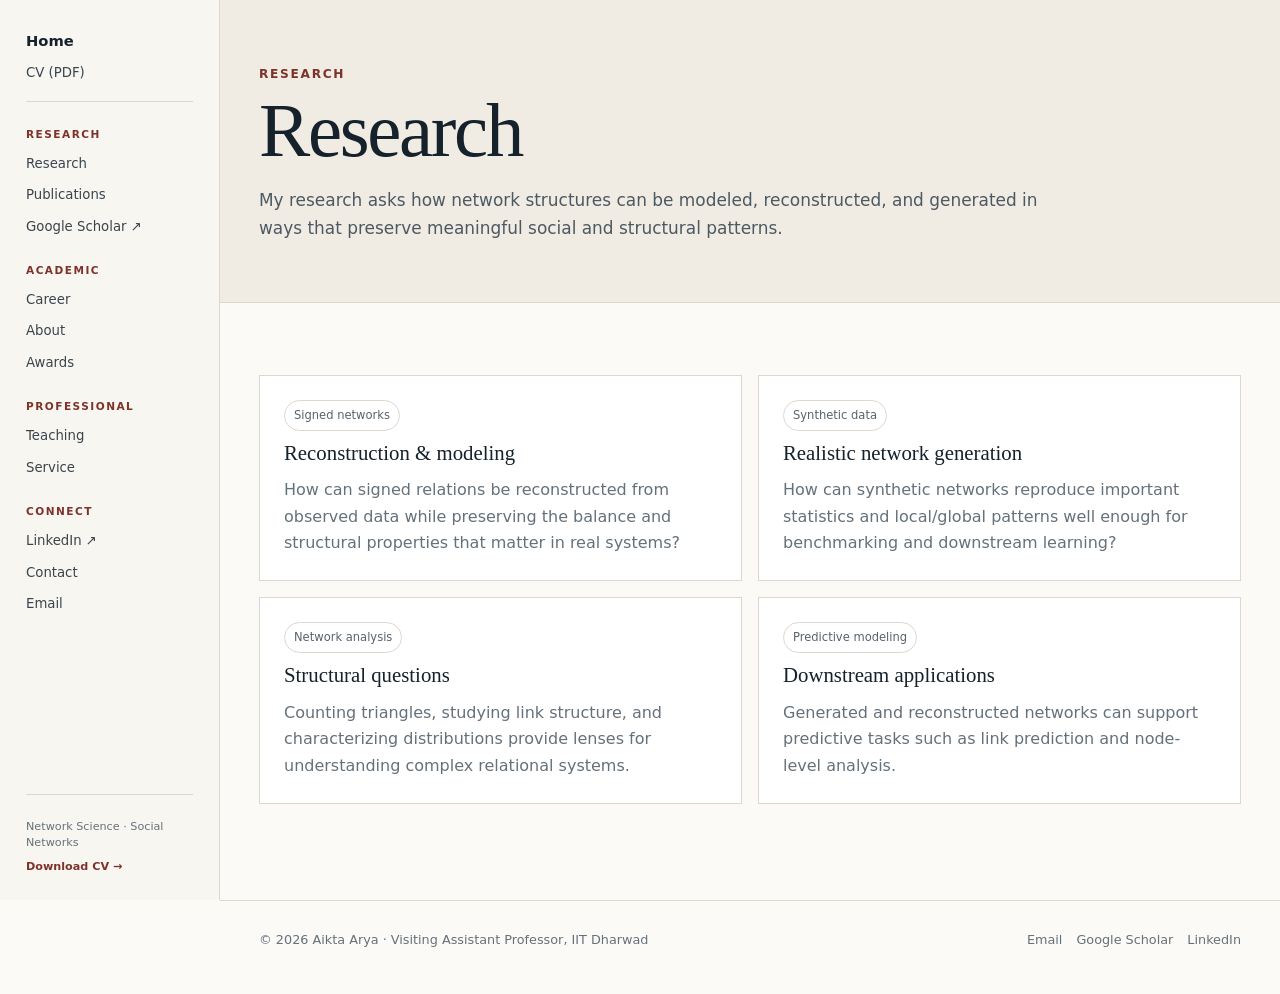
<file: research.html>
<!doctype html><html lang="en"><head><meta charset="utf-8"><meta name="viewport" content="width=device-width,initial-scale=1"><meta name="description" content="Aikta Arya — Visiting Assistant Professor in Computer Science and Engineering at IIT Dharwad."><title>Research · Aikta Arya</title><link rel="stylesheet" href="./styles.css?v=20261031-1"></head><body><aside class="sidebar" aria-label="Site navigation">
  <div class="side-inner">
    <nav class="side-nav">
      <div class="side-group"><a class="side-home" href="./index.html">Home</a><a href="./assets/Aikta_Arya_CV.pdf">CV (PDF)</a></div>
      <div class="side-group"><div class="side-label">Research</div><a href="./research.html">Research</a><a href="./publications.html">Publications</a><a href="https://scholar.google.co.in/citations?user=ZYThOdsAAAAJ&amp;hl=en&amp;oi=ao" target="_blank" rel="noopener">Google Scholar ↗</a></div>
      <div class="side-group"><div class="side-label">Academic</div><a href="./career.html">Career</a><a href="./about.html">About</a><a href="./service.html#awards">Awards</a></div>
      <div class="side-group"><div class="side-label">Professional</div><a href="./teaching.html">Teaching</a><a href="./service.html">Service</a></div>
      <div class="side-group"><div class="side-label">Connect</div><a href="https://www.linkedin.com/in/aikta-arya-938b54124/" target="_blank" rel="noopener">LinkedIn ↗</a><a href="./contact.html">Contact</a><a href="mailto:aikta@iitdh.ac.in">Email</a></div>
    </nav>
    <div class="side-footer">
      <div>Network Science · Social Networks</div>
      <a href="./assets/Aikta_Arya_CV.pdf">Download CV →</a>
    </div>
  </div>
</aside><div class="page-shell"><main><section class="page-hero"><div class="wrap"><div class="eyebrow">Research</div><h1 class="page-title">Research</h1><p class="page-intro">My research asks how network structures can be modeled, reconstructed, and generated in ways that preserve meaningful social and structural patterns.</p></div></section><section class="section"><div class="wrap"><div class="grid-2"><article class="card"><span class="tag">Signed networks</span><h3>Reconstruction & modeling</h3><p>How can signed relations be reconstructed from observed data while preserving the balance and structural properties that matter in real systems?</p></article><article class="card"><span class="tag">Synthetic data</span><h3>Realistic network generation</h3><p>How can synthetic networks reproduce important statistics and local/global patterns well enough for benchmarking and downstream learning?</p></article><article class="card"><span class="tag">Network analysis</span><h3>Structural questions</h3><p>Counting triangles, studying link structure, and characterizing distributions provide lenses for understanding complex relational systems.</p></article><article class="card"><span class="tag">Predictive modeling</span><h3>Downstream applications</h3><p>Generated and reconstructed networks can support predictive tasks such as link prediction and node-level analysis.</p></article></div></div></section></main></div><footer><div class="wrap footer-grid"><span>© 2026 Aikta Arya · Visiting Assistant Professor, IIT Dharwad</span><span class="footer-links"><a href="mailto:aikta@iitdh.ac.in">Email</a><a href="https://scholar.google.co.in/citations?user=ZYThOdsAAAAJ&hl=en&oi=ao">Google Scholar</a><a href="https://www.linkedin.com/in/aikta-arya-938b54124/">LinkedIn</a></span></div></footer><script src="script.js"></script></body></html>
</file>
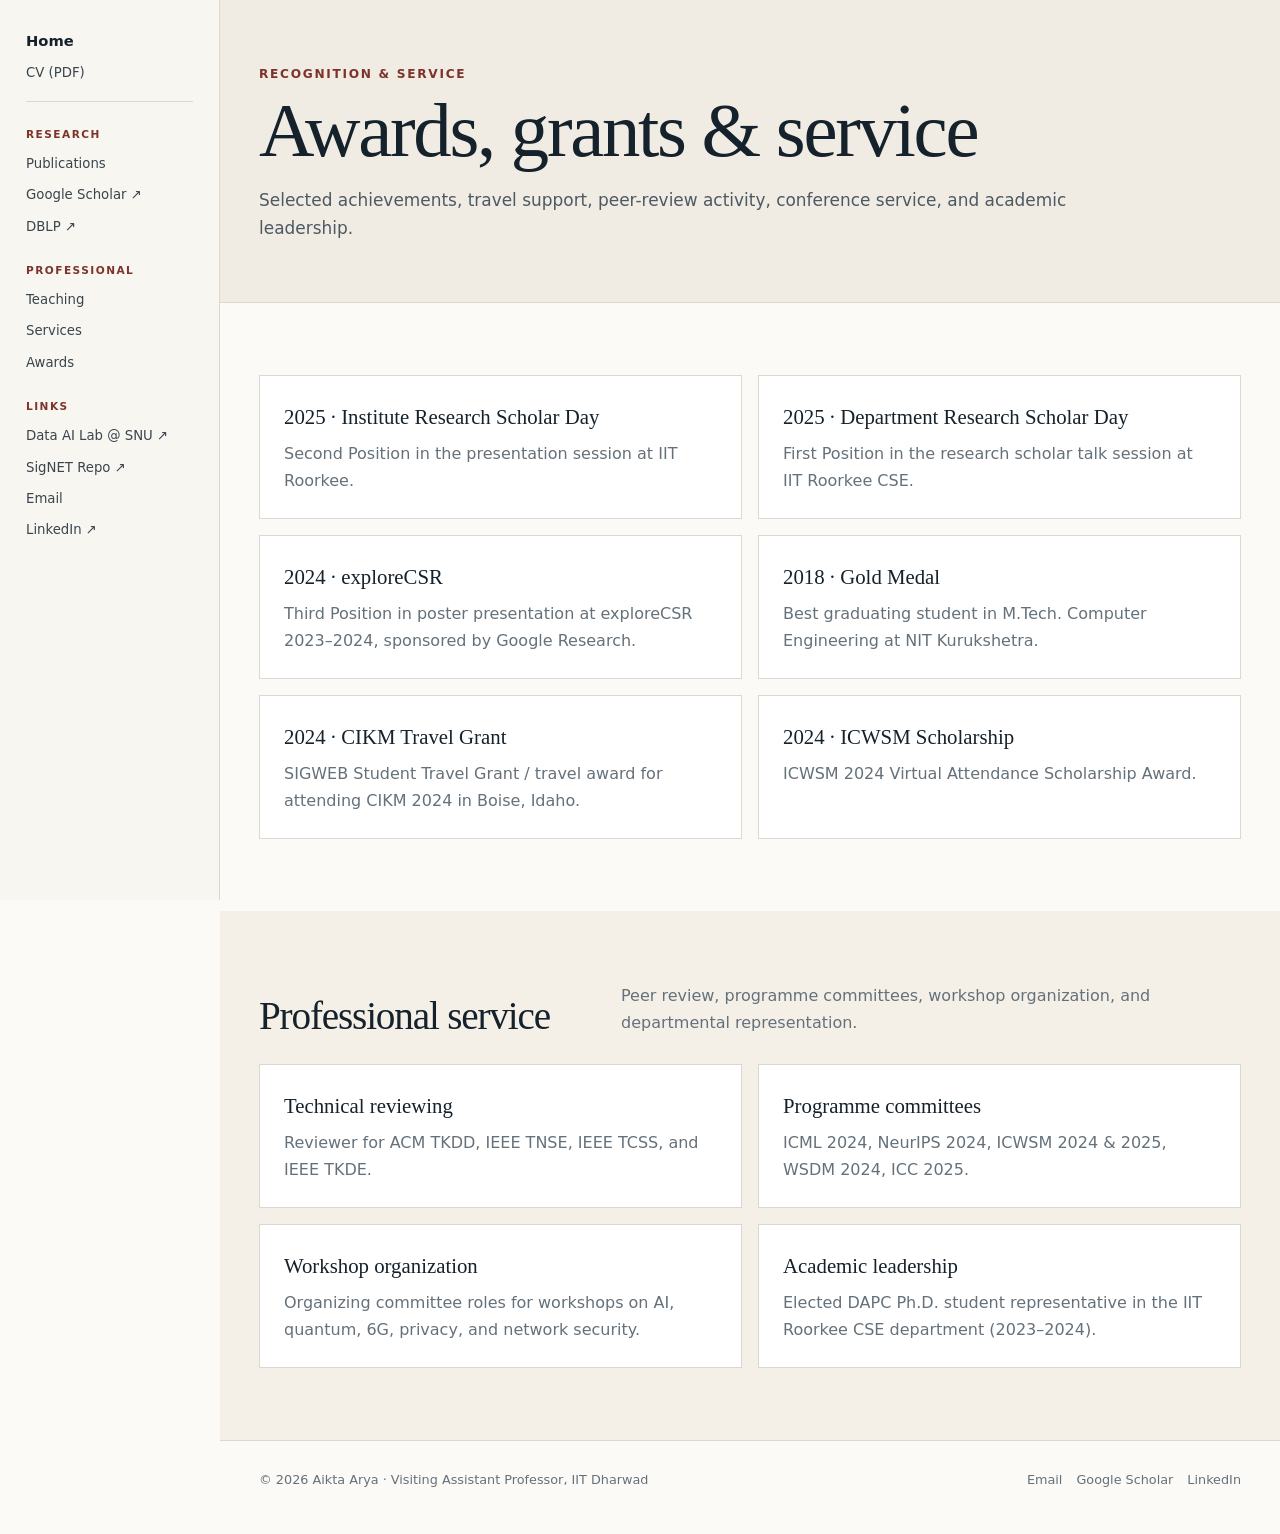
<file: service.html>
<!doctype html><html lang="en"><head><meta charset="utf-8"><meta name="viewport" content="width=device-width,initial-scale=1"><meta name="description" content="Aikta Arya — Visiting Assistant Professor in Computer Science and Engineering at IIT Dharwad."><title>Awards & Service · Aikta Arya</title><link rel="stylesheet" href="./styles.css?v=20261031-1"></head><body>
  <aside class="sidebar" aria-label="Site navigation">
  <div class="side-inner">
    <nav class="side-nav">
      <div class="side-group"><a class="side-home" href="./index.html">Home</a><a href="./assets/Aikta_Arya_CV.pdf">CV (PDF)</a></div>
      <div class="side-group">
  <div class="side-label">Research</div>
  <a href="./publications.html">Publications</a>
  <a href="https://scholar.google.co.in/citations?user=ZYThOdsAAAAJ&hl=en&oi=ao" target="_blank" rel="noopener">Google Scholar ↗</a>
  <a href="https://dblp.org/pid/358/0938" target="_blank" rel="noopener">DBLP ↗</a>
</div>

<div class="side-group">
  <div class="side-label">Professional</div>
  <a href="./teaching.html">Teaching</a>
  <a href="./service.html#Services" target="_blank" rel="noopener">Services</a>
  <a href="./service.html#awards">Awards</a>
</div>
<div class="side-group">
  <div class="side-label">Links</div>

  <a href="https://da.snu.ac.kr/members.html" target="_blank" rel="noopener">
    Data AI Lab @ SNU ↗
  </a>

  <a href="https://aikta-arya.github.io/SigNET-/" target="_blank" rel="noopener">
    SigNET Repo ↗
  </a>

  <a href="mailto:aikta@iitdh.ac.in">
    Email
  </a>

  <a href="https://www.linkedin.com/in/aikta-arya-938b54124/" target="_blank" rel="noopener">
    LinkedIn ↗
  </a>
</div>
    </nav>
  </div>
</aside>

<div class="page-shell"><main><section class="page-hero"><div class="wrap"><div class="eyebrow">Recognition & service</div><h1 class="page-title">Awards, grants & service</h1><p class="page-intro">Selected achievements, travel support, peer-review activity, conference service, and academic leadership.</p></div></section><section class="section"><div class="wrap grid-2"><article class="card"><h3>2025 · Institute Research Scholar Day</h3><p>Second Position in the presentation session at IIT Roorkee.</p></article><article class="card"><h3>2025 · Department Research Scholar Day</h3><p>First Position in the research scholar talk session at IIT Roorkee CSE.</p></article><article class="card"><h3>2024 · exploreCSR</h3><p>Third Position in poster presentation at exploreCSR 2023–2024, sponsored by Google Research.</p></article><article class="card"><h3>2018 · Gold Medal</h3><p>Best graduating student in M.Tech. Computer Engineering at NIT Kurukshetra.</p></article><article class="card"><h3>2024 · CIKM Travel Grant</h3><p>SIGWEB Student Travel Grant / travel award for attending CIKM 2024 in Boise, Idaho.</p></article><article class="card"><h3>2024 · ICWSM Scholarship</h3><p>ICWSM 2024 Virtual Attendance Scholarship Award.</p></article></div></section><section class="section" style="background:#f4f0e8"><div class="wrap"><div class="section-head"><h2>Professional service</h2><p>Peer review, programme committees, workshop organization, and departmental representation.</p></div><div class="grid-2"><div class="card"><h3>Technical reviewing</h3><p>Reviewer for ACM TKDD, IEEE TNSE, IEEE TCSS, and IEEE TKDE.</p></div><div class="card"><h3>Programme committees</h3><p>ICML 2024, NeurIPS 2024, ICWSM 2024 & 2025, WSDM 2024, ICC 2025.</p></div><div class="card"><h3>Workshop organization</h3><p>Organizing committee roles for workshops on AI, quantum, 6G, privacy, and network security.</p></div><div class="card"><h3>Academic leadership</h3><p>Elected DAPC Ph.D. student representative in the IIT Roorkee CSE department (2023–2024).</p></div></div></div></section></main></div><footer><div class="wrap footer-grid"><span>© 2026 Aikta Arya · Visiting Assistant Professor, IIT Dharwad</span><span class="footer-links"><a href="mailto:aikta@iitdh.ac.in">Email</a><a href="https://scholar.google.co.in/citations?user=ZYThOdsAAAAJ&hl=en&oi=ao">Google Scholar</a><a href="https://www.linkedin.com/in/aikta-arya-938b54124/">LinkedIn</a></span></div></footer><script src="script.js"></script></body></html>
</file>
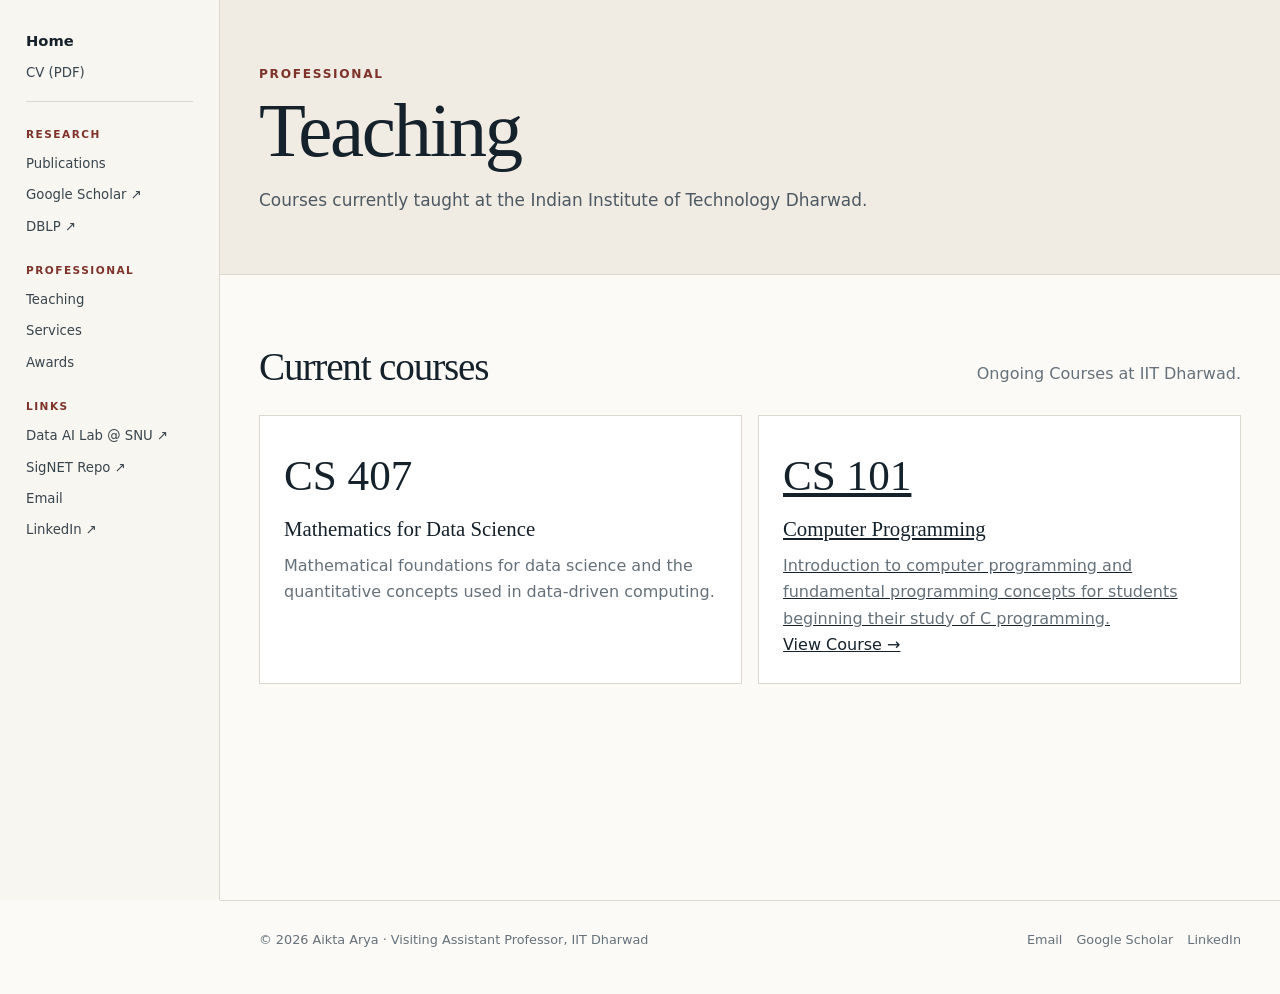
<file: teaching.html>
<!doctype html>
<html lang="en">

<head>
  <meta charset="utf-8">
  <meta name="viewport" content="width=device-width,initial-scale=1">
  <meta name="description" content="Teaching · Aikta Arya">
  <title>Teaching · Aikta Arya</title>
  <link rel="stylesheet" href="./styles.css?v=20261031-1">
</head>

<body>

  <aside class="sidebar" aria-label="Site navigation">

    <div class="side-inner">

      <nav class="side-nav">

        <div class="side-group">
          <a class="side-home" href="./index.html">Home</a>
          <a href="./assets/Aikta_Arya_CV.pdf">CV (PDF)</a>
        </div>

        <div class="side-group">
          <div class="side-label">Research</div>

          <a href="./publications.html">Publications</a>

          <a
            href="https://scholar.google.co.in/citations?user=ZYThOdsAAAAJ&hl=en&oi=ao"
            target="_blank"
            rel="noopener">
            Google Scholar ↗
          </a>

          <a
            href="https://dblp.org/pid/358/0938"
            target="_blank"
            rel="noopener">
            DBLP ↗
          </a>
        </div>

        <div class="side-group">
          <div class="side-label">Professional</div>

          <a href="./teaching.html">Teaching</a>

          <a href="./service.html#Services">
            Services
          </a>

          <a href="./service.html#awards">
            Awards
          </a>
        </div>

        <div class="side-group">
          <div class="side-label">Links</div>

          <a
            href="https://da.snu.ac.kr/members.html"
            target="_blank"
            rel="noopener">
            Data AI Lab @ SNU ↗
          </a>

          <a
            href="https://aikta-arya.github.io/SigNET-/"
            target="_blank"
            rel="noopener">
            SigNET Repo ↗
          </a>

          <a href="mailto:aikta@iitdh.ac.in">
            Email
          </a>

          <a
            href="https://www.linkedin.com/in/aikta-arya-938b54124/"
            target="_blank"
            rel="noopener">
            LinkedIn ↗
          </a>
        </div>

      </nav>

    </div>

  </aside>


  <div class="page-shell">

    <main>

      <section class="page-hero">

        <div class="wrap">

          <div class="eyebrow">
            Professional
          </div>

          <h1 class="page-title">
            Teaching
          </h1>

          <p class="page-intro">
            Courses currently taught at the Indian Institute of Technology Dharwad.
          </p>

        </div>

      </section>


      <section class="section">

        <div class="wrap">

          <div class="section-head">

            <h2>
              Current courses
            </h2>

            <p>
              Ongoing Courses at IIT Dharwad.
            </p>

          </div>


          <div class="grid-2">

            <article class="card">

              <div class="metric">
                CS 407
              </div>

              <h3>
                Mathematics for Data Science
              </h3>

              <p>
                Mathematical foundations for data science and the quantitative concepts used in data-driven computing.
              </p>

            </article>


            <a href="/cs101/" class="card-link">
  <article class="card">

    <div class="metric">
      CS 101
    </div>

    <h3>
      Computer Programming
    </h3>

    <p>
      Introduction to computer programming and fundamental programming concepts for students beginning their study of C programming.
    </p>

    <span class="card-action">View Course &rarr;</span>

  </article>
</a>

          </div>

        </div>

      </section>

    </main>

  </div>


<footer><div class="wrap footer-grid"><span>© 2026 Aikta Arya · Visiting Assistant Professor, IIT Dharwad</span><span class="footer-links"><a href="mailto:aikta@iitdh.ac.in">Email</a><a href="https://scholar.google.co.in/citations?user=ZYThOdsAAAAJ&hl=en&oi=ao">Google Scholar</a><a href="https://www.linkedin.com/in/aikta-arya-938b54124/">LinkedIn</a></span></div></footer><script src="script.js"></script></body></html>
</file>
<file: styles.css>
:root {
  --ink: #15212b;
  --muted: #65717a;
  --paper: #fbfaf7;
  --card: #fff;
  --line: #ddd8cf;
  --accent: #7e332a;
  --accent2: #2c5551;
  --soft: #f0ece4;
  --max: 1260px;
  --shadow: 0 18px 45px rgba(21, 33, 43, 0.08);
}

/* =========================================================
   RESET / GLOBAL
   ========================================================= */

* {
  box-sizing: border-box;
}

html {
  /* Keep the same CSS pixel scale on localhost and GitHub Pages. */
  font-size: 16px;
  scroll-behavior: smooth;
  -webkit-text-size-adjust: 100%;
  text-size-adjust: 100%;
}

body {
  margin: 0;
  font-size: 1rem;
  background: var(--paper);
  color: var(--ink);
  font-family:
    Inter,
    ui-sans-serif,
    system-ui,
    -apple-system,
    BlinkMacSystemFont,
    "Segoe UI",
    sans-serif;
  line-height: 1.65;
}

a {
  color: inherit;
}

img {
  max-width: 100%;
  display: block;
}

.wrap {
  width: min(calc(100% - 34px), var(--max));
  margin: 0 auto;
}


/* =========================================================
   GENERAL TOPLINE
   ========================================================= */

.topline {
  border-bottom: 1px solid var(--line);
  font-size: 0.75rem;
  color: var(--muted);
  background: #fff;
}

.topline .wrap {
  display: flex;
  justify-content: space-between;
  gap: 20px;
  padding: 7px 0;
}

.topline span:last-child {
  letter-spacing: 0.04em;
}


/* =========================================================
   GENERAL HEADER / NAVIGATION
   ========================================================= */

header {
  position: sticky;
  top: 0;
  z-index: 50;
  background: rgba(251, 250, 247, 0.97);
  backdrop-filter: blur(12px);
  border-bottom: 1px solid var(--line);
}

.nav-shell {
  padding: 13px 0 10px;
}

.nav-row {
  display: flex;
  align-items: flex-start;
  gap: 26px;
}

.brand {
  min-width: 200px;
  text-decoration: none;
  display: flex;
  align-items: center;
  gap: 12px;
  padding-top: 2px;
}

.mark {
  width: 38px;
  height: 38px;
  border: 1px solid var(--ink);
  display: grid;
  place-items: center;
  font-family: Georgia, serif;
  font-size: 1rem;
}

.brand strong {
  display: block;
  font-family: Georgia, serif;
  font-size: 1.05rem;
  line-height: 1.05;
}

.brand small {
  display: block;
  color: var(--muted);
  font-size: 0.65rem;
  letter-spacing: 0.09em;
  text-transform: uppercase;
  margin-top: 4px;
}

.index-nav {
  flex: 1;
  display: flex;
  align-items: flex-start;
  gap: 18px;
  flex-wrap: wrap;
}

.nav-group {
  display: flex;
  flex-wrap: wrap;
  align-items: center;
  gap: 11px 13px;
  padding-right: 18px;
  border-right: 1px solid var(--line);
  min-height: 29px;
}

.nav-group:last-child {
  border-right: 0;
  padding-right: 0;
}

.nav-group .group-label {
  font-size: 0.67rem;
  letter-spacing: 0.12em;
  text-transform: uppercase;
  font-weight: 800;
  color: var(--accent);
}

.nav-group a {
  font-size: 0.78rem;
  text-decoration: none;
  color: #3f4a52;
  white-space: nowrap;
}

.nav-group a:hover,
.nav-group a.active {
  color: var(--accent);
  text-decoration: underline;
  text-underline-offset: 4px;
}

.external::after {
  content: " ↗";
  font-size: 0.68em;
  color: var(--muted);
}


/* =========================================================
   SIDEBAR
   ========================================================= */

.sidebar {
  position: fixed;
  left: 0;
  top: 0;
  bottom: 0;

  width: 220px;

  background: #f8f6f1;
  border-right: 1px solid var(--line);

  z-index: 100;
}

.side-inner {
  height: 100%;

  padding: 28px 26px 24px;

  display: flex;
  flex-direction: column;

  overflow-y: auto;
}

.side-nav {
  margin-top: 0;

  display: flex;
  flex-direction: column;

  gap: 24px;
}

.side-group {
  display: flex;
  flex-direction: column;

  gap: 8px;
}

.side-group:first-child {
  padding-bottom: 16px;
  border-bottom: 1px solid var(--line);
}

.side-label {
  font-size: 0.66rem;
  letter-spacing: 0.14em;
  text-transform: uppercase;
  color: var(--accent);
  font-weight: 800;

  margin-bottom: 1px;
}

.side-group a {
  font-size: 0.83rem;
  line-height: 1.45;

  color: #39454d;

  text-decoration: none;

  padding: 2px 0;
}

.side-group a:hover {
  color: var(--accent);

  text-decoration: underline;
  text-underline-offset: 3px;
}

.side-home {
  font-weight: 800;
  color: var(--ink) !important;
  font-size: 0.92rem !important;
}

.side-footer {
  margin-top: auto;

  padding-top: 24px;

  border-top: 1px solid var(--line);

  font-size: 0.7rem;
  color: var(--muted);

  line-height: 1.5;
}

.side-footer a {
  display: inline-block;

  margin-top: 7px;

  color: var(--accent);

  font-weight: 750;

  text-decoration: none;
}


/* =========================================================
   MAIN PAGE AREA
   ========================================================= */

.page-shell {
  margin-left: 220px;

  min-height: 100vh;
}

.page-shell main {
  min-height: calc(100vh - 1px);
}

.page-shell .wrap {
  width: min(calc(100% - 78px), 1120px);
}


/* =========================================================
   HERO
   ========================================================= */

.hero {
  padding: 88px 0 74px;

  border-bottom: 1px solid var(--line);
}

.hero-grid {
  display: grid;

  grid-template-columns:
    minmax(0, 1fr)
    minmax(340px, 430px);

  gap: 78px;

  align-items: start;
}

.homepage-grid {
  grid-template-columns:
    minmax(0, 1fr)
    minmax(320px, 400px);
}

.hero-copy {
  padding-top: 20px;
}

.eyebrow {
  font-size: 0.76rem;

  letter-spacing: 0.14em;

  text-transform: uppercase;

  color: var(--accent);

  font-weight: 800;
}

.hero h1,
.page-title,
.section-head h2 {
  font-family: Georgia, "Times New Roman", serif;

  font-weight: 500;

  line-height: 1.03;

  letter-spacing: -0.03em;
}

.hero h1 {
  font-size: clamp(3.7rem, 7vw, 6.3rem);

  margin: 12px 0 20px;
}

.hero h1 span {
  color: var(--accent);
}

.lead {
  font-size: 1.12rem;

  color: #46545e;

  max-width: 760px;
}


/* =========================================================
   HOMEPAGE PROFILE INFORMATION
   ========================================================= */

.intro-details {
  margin-top: 0.75rem;

  max-width: 34rem;
}

.intro-details .profile-title {
  margin-bottom: 0.35rem;
}

.intro-details > a {
  display: block;

  margin: 0.16rem 0;

  color: var(--accent);

  text-decoration: none;

  font-size: 0.95rem;
}

.intro-details > a:hover {
  text-decoration: underline;

  text-underline-offset: 3px;
}

.profile-title {
  font-family: Georgia, serif;

  font-size: 1.55rem;

  line-height: 1.18;

  margin-bottom: 10px;
}

.profile-block {
  margin-top: 15px;

  font-size: 0.88rem;

  color: #4f5a62;
}

.profile-label {
  display: block;

  font-size: 0.63rem;

  letter-spacing: 0.12em;

  text-transform: uppercase;

  color: var(--accent);

  font-weight: 800;

  margin-bottom: 3px;
}

.profile-block a {
  color: var(--accent);

  text-decoration: none;
}

.profile-block a:hover {
  text-decoration: underline;

  text-underline-offset: 3px;
}

.profile-links {
  display: flex;

  gap: 18px;

  flex-wrap: wrap;

  margin-top: 18px;

  padding-top: 15px;

  border-top: 1px solid var(--line);
}

.profile-links a {
  color: var(--ink);

  font-weight: 750;

  text-decoration: none;

  font-size: 0.84rem;
}

.profile-links a:hover {
  color: var(--accent);

  text-decoration: underline;

  text-underline-offset: 3px;
}


/* =========================================================
   PORTRAIT
   IMPORTANT:
   No large white outer card.
   ========================================================= */

.profile-panel {
  background: transparent;

  border: none;

  padding: 0;

  box-shadow: none;

  width: 100%;

  display: flex;

  justify-content: flex-end;

  align-items: flex-start;
}

.portrait-only {
  align-self: start;

  padding-top: 0;
}

.profile-photo-wrap {
  width: 100%;

  max-width: 400px;

  height: auto;

  background: transparent;

  overflow: hidden;

  display: block;

  margin: 0 0 0 auto;

  border-radius: 10px;
}

.profile-photo-large {
  display: block;

  width: 100%;

  height: auto;

  max-width: 100%;

  object-fit: contain;

  object-position: center center;

  border-radius: 10px;
}

.large-placeholder {
  width: 100%;

  min-height: 300px;

  display: grid;

  place-items: center;

  text-align: center;

  padding: 20px;

  background: var(--soft);

  border: 1px solid var(--line);

  border-radius: 10px;
}

.large-placeholder strong {
  font-family: Georgia, serif;

  font-size: 4rem;

  color: var(--ink);
}

.large-placeholder span {
  display: block;

  color: var(--muted);
}


/* =========================================================
   BUTTONS
   ========================================================= */

.cta {
  display: flex;

  gap: 10px;

  flex-wrap: wrap;

  margin-top: 25px;
}

.btn {
  display: inline-flex;

  align-items: center;

  justify-content: center;

  padding: 11px 17px;

  border-radius: 999px;

  text-decoration: none;

  border: 1px solid var(--ink);

  font-weight: 750;

  font-size: 0.84rem;
}

.btn.primary {
  background: var(--ink);

  color: #fff;
}

.btn.ghost {
  border-color: var(--line);

  background: #fff;
}


/* =========================================================
   PHOTO CARD
   Used elsewhere if needed
   ========================================================= */

.photo-card {
  background: var(--card);

  border: 1px solid var(--line);

  padding: 15px;

  box-shadow: var(--shadow);
}

.photo {
  aspect-ratio: 4 / 5;

  background: linear-gradient(
    135deg,
    #e7e1d8,
    #d6cec4
  );

  display: grid;

  place-items: center;

  overflow: hidden;
}

.photo img {
  width: 100%;

  height: 100%;

  object-fit: cover;
}

.photo-placeholder {
  text-align: center;

  padding: 25px;

  color: #6b625b;

  font-family: Georgia, serif;
}

.photo-placeholder strong {
  display: block;

  color: var(--ink);

  font-size: 2.2rem;

  margin-bottom: 8px;
}

.photo-card figcaption {
  font-size: 0.73rem;

  color: var(--muted);

  padding: 10px 1px 0;
}


/* =========================================================
   SECTIONS
   ========================================================= */

.section {
  padding: 72px 0;
}

.section.alt {
  background: var(--soft);
}

.section-head {
  display: flex;

  justify-content: space-between;

  gap: 30px;

  align-items: end;

  margin-bottom: 28px;
}

.section-head h2 {
  font-size: 2.45rem;

  margin: 0;
}

.section-head p {
  margin: 0;

  color: var(--muted);

  max-width: 620px;
}


/* =========================================================
   GRID / CARDS
   ========================================================= */

.grid-3 {
  display: grid;

  grid-template-columns: repeat(3, 1fr);

  gap: 16px;
}

.grid-2 {
  display: grid;

  grid-template-columns: repeat(2, 1fr);

  gap: 16px;
}

.card {
  background: var(--card);

  border: 1px solid var(--line);

  padding: 24px;
}

.card h3 {
  font-family: Georgia, serif;

  font-weight: 500;

  margin: 0 0 7px;

  font-size: 1.3rem;
}

.card p {
  color: var(--muted);

  margin: 0;
}

.metric {
  font-family: Georgia, serif;

  font-size: 2.7rem;
}

.tag {
  display: inline-flex;

  padding: 5px 9px;

  border: 1px solid var(--line);

  border-radius: 999px;

  font-size: 0.72rem;

  color: #59636a;

  margin: 0 5px 5px 0;
}


/* =========================================================
   PAGE HERO
   ========================================================= */

.page-hero {
  padding: 64px 0 42px;

  border-bottom: 1px solid var(--line);

  background: var(--soft);
}

.page-title {
  font-size: clamp(3rem, 6vw, 5rem);

  margin: 7px 0 13px;
}

.page-intro {
  max-width: 820px;

  color: #4d5962;

  font-size: 1.06rem;
}


/* =========================================================
   TIMELINE
   ========================================================= */

.timeline {
  position: relative;

  padding-left: 30px;
}

.timeline::before {
  content: "";

  position: absolute;

  left: 6px;

  top: 6px;

  bottom: 6px;

  width: 1px;

  background: var(--line);
}

.item {
  position: relative;

  padding: 0 0 34px;
}

.item::before {
  content: "";

  position: absolute;

  left: -30px;

  top: 8px;

  width: 10px;

  height: 10px;

  border: 2px solid var(--accent);

  border-radius: 50%;

  background: var(--paper);
}

.item .date {
  font-size: 0.75rem;

  text-transform: uppercase;

  letter-spacing: 0.08em;

  color: var(--accent);

  font-weight: 800;
}

.item h3 {
  font-family: Georgia, serif;

  font-size: 1.32rem;

  font-weight: 500;

  margin: 4px 0;
}

.item p {
  margin: 6px 0;

  color: var(--muted);
}


/* =========================================================
   PUBLICATIONS
   ========================================================= */

.pub {
  padding: 22px 0;

  border-bottom: 1px solid var(--line);
}

.pub:last-child {
  border-bottom: 0;
}

.pub-num {
  font-family: Georgia, serif;

  font-size: 1.3rem;

  color: var(--accent);
}

.pub h3 {
  margin: 0 0 5px;

  font-size: 1.02rem;

  font-weight: 750;
}

.pub .meta {
  font-size: 0.88rem;

  color: var(--muted);
}

.pub a {
  color: var(--accent);

  text-decoration: none;
}

.filterbar {
  display: flex;

  gap: 8px;

  flex-wrap: wrap;

  margin-bottom: 28px;
}

.filterbar button {
  border: 1px solid var(--line);

  background: #fff;

  padding: 8px 13px;

  border-radius: 999px;

  cursor: pointer;
}

.filterbar button.active {
  background: var(--ink);

  color: #fff;
}


/* =========================================================
   CONTACT
   ========================================================= */

.contact-grid {
  display: grid;

  grid-template-columns: 0.7fr 1.3fr;

  gap: 20px;
}

.contact-list {
  display: grid;

  gap: 10px;
}

.contact-row {
  padding: 15px 17px;

  background: #fff;

  border: 1px solid var(--line);
}

.contact-row small {
  display: block;

  color: var(--muted);

  text-transform: uppercase;

  letter-spacing: 0.08em;

  font-size: 0.66rem;
}

.contact-row a {
  text-decoration: none;

  color: var(--accent);
}


/* =========================================================
   OTHER COMPONENTS
   ========================================================= */

.note {
  padding: 13px 16px;

  background: #fff;

  border-left: 3px solid var(--accent);

  border-top: 1px solid var(--line);

  border-right: 1px solid var(--line);

  border-bottom: 1px solid var(--line);

  color: #5a6268;
}

.split {
  display: grid;

  grid-template-columns: 1.2fr 0.8fr;

  gap: 28px;

  align-items: start;
}


/* =========================================================
   BIO
   ========================================================= */

.bio-card {
  max-width: 920px;

  font-size: 1.05rem;

  line-height: 1.85;
}

.bio-card p {
  margin: 0 0 16px;
}

.bio-card p:last-child {
  margin-bottom: 0;
}


/* =========================================================
   FOOTER
   ========================================================= */

footer {
  margin-left: 220px;

  border-top: 1px solid var(--line);

  padding: 28px 0 44px;

  color: var(--muted);

  font-size: 0.8rem;
}

footer .wrap {
  width: min(calc(100% - 78px), 1120px);
}

.footer-grid {
  display: flex;

  justify-content: space-between;

  gap: 20px;

  flex-wrap: wrap;
}

.footer-links {
  display: flex;

  gap: 14px;

  flex-wrap: wrap;
}

.footer-links a {
  text-decoration: none;
}


/* =========================================================
   RESPONSIVE — 1100px
   ========================================================= */

@media (max-width: 1100px) {

  .nav-row {
    gap: 16px;
  }

  .brand {
    min-width: 170px;
  }

  .index-nav {
    gap: 12px;
  }

  .nav-group {
    padding-right: 11px;

    gap: 8px 10px;
  }

  .nav-group a {
    font-size: 0.74rem;
  }

  .sidebar {
    width: 210px;
  }

  .page-shell {
    margin-left: 210px;
  }

  footer {
    margin-left: 210px;
  }

  .hero-grid {
    grid-template-columns:
      minmax(0, 1fr)
      minmax(280px, 360px);

    gap: clamp(24px, 3vw, 42px);
  }

  .homepage-grid {
    grid-template-columns:
      minmax(0, 1fr)
      minmax(280px, 360px);
  }

  .page-shell .wrap,
  footer .wrap {
    width: min(calc(100% - 52px), 1120px);
  }

  /* Do not unnecessarily shrink the portrait on ordinary laptop widths. */
  .profile-photo-wrap {
    max-width: 360px;
  }
}


/* =========================================================
   RESPONSIVE — 900px
   ========================================================= */

@media (max-width: 900px) {

  .sidebar {
    position: relative;

    width: 100%;

    height: auto;

    border-right: 0;

    border-bottom: 1px solid var(--line);
  }

  .side-inner {
    height: auto;

    padding: 20px;
  }

  .side-nav {
    display: grid;

    grid-template-columns: repeat(
      2,
      minmax(0, 1fr)
    );

    gap: 16px 22px;
  }

  .side-group:first-child {
    padding-bottom: 0;

    border-bottom: 0;
  }

  .side-footer {
    margin-top: 18px;

    padding-top: 14px;
  }

  .page-shell {
    margin-left: 0;
  }

  footer {
    margin-left: 0;
  }

  .page-shell .wrap,
  footer .wrap {
    width: min(
      calc(100% - 34px),
      var(--max)
    );
  }

  .hero {
    padding-top: 58px;
  }

  .hero-grid,
  .contact-grid,
  .split {
    grid-template-columns: 1fr;
  }

  .homepage-grid {
    grid-template-columns: 1fr;

    gap: 34px;
  }

  .hero-copy {
    padding-top: 0;
  }

  /*
     On mobile the portrait appears above
     the text.
  */

  .portrait-only {
    order: -1;

    justify-content: flex-start;
  }

  .profile-photo-wrap {
    width: 280px;

    max-width: 100%;

    margin: 0;

    border-radius: 10px;
  }

  .grid-3 {
    grid-template-columns: 1fr;
  }

  .grid-2 {
    grid-template-columns: 1fr;
  }

  .section-head {
    display: block;
  }

  .section-head p {
    margin-top: 10px;
  }

  .page-title {
    font-size: 3.4rem;
  }

  .photo-card {
    max-width: 420px;
  }
}


/* =========================================================
   RESPONSIVE — 860px
   ========================================================= */

@media (max-width: 860px) {

  .nav-row {
    display: block;
  }

  .brand {
    margin-bottom: 12px;
  }

  .index-nav {
    gap: 10px;
  }

  .nav-group {
    border-right: 0;

    padding-right: 0;

    padding-bottom: 5px;
  }

  .topline .wrap {
    display: block;
  }

  .topline span:last-child {
    display: none;
  }

  .hero {
    padding-top: 54px;
  }
}


/* =========================================================
   RESPONSIVE — 520px
   ========================================================= */

@media (max-width: 520px) {

  .wrap {
    width: min(
      calc(100% - 24px),
      var(--max)
    );
  }

  .side-nav {
    grid-template-columns: 1fr 1fr;
  }

  .side-group a {
    font-size: 0.8rem;
  }

  .nav-group .group-label {
    width: 100%;

    margin-bottom: 1px;
  }

  .nav-group {
    row-gap: 5px;
  }

  .hero h1 {
    font-size: 3.5rem;
  }

  .page-title {
    font-size: 2.85rem;
  }

  .profile-photo-wrap {
    width: 240px;
  }

  .profile-panel {
    justify-content: flex-start;
  }

  .profile-links {
    gap: 12px;
  }
}
</file>
<file: cs101/course.css>
:root {
  color-scheme: light;
  --ink: #15212b;
  --muted: #65717a;
  --paper: #fbfaf7;
  --card: #ffffff;
  --line: #ddd8cf;
  --accent: #7e332a;
  --accent2: #2c5551;
  --soft: #f0ece4;
}

* { box-sizing: border-box; }
html { font-size: 16px; -webkit-text-size-adjust: 100%; }
body {
  margin: 0;
  background: var(--paper);
  color: var(--ink);
  font-family: Inter, ui-sans-serif, system-ui, -apple-system, BlinkMacSystemFont, "Segoe UI", sans-serif;
  font-size: 1rem;
  line-height: 1.65;
}
.site-header {
  background: rgba(251, 250, 247, .97);
  color: var(--ink);
  padding: 34px 24px 36px;
  border-bottom: 1px solid var(--line);
}
.header-inner {
  width: min(100%, 940px);
  margin: 0 auto;
  display: flex;
  align-items: center;
  gap: 25px;
}
.course-mark {
  display: grid;
  place-items: center;
  flex: 0 0 76px;
  width: 76px;
  height: 76px;
  border: 1px solid var(--accent);
  border-radius: 0;
  color: var(--accent);
  text-decoration: none;
  font-family: Georgia, serif;
  font-size: 1.35rem;
  font-weight: 700;
  letter-spacing: -.03em;
}
.eyebrow {
  margin: 0 0 7px;
  color: var(--accent);
  font-size: .72rem;
  font-weight: 800;
  letter-spacing: .13em;
}
.header-copy h1 {
  margin: 0;
  color: var(--ink);
  font-family: Georgia, serif;
  font-size: clamp(2rem, 5vw, 2.65rem);
  line-height: 1.15;
  letter-spacing: -.035em;
}
.subtitle { margin: 9px 0 0; color: var(--muted); font-size: 1.02rem; }
.container { width: min(100% - 40px, 900px); margin: 35px auto 0; }
.intro, .schedule {
  background: var(--card);
  border: 1px solid var(--line);
  border-radius: 3px;
  padding: 30px 34px;
  box-shadow: 0 3px 14px rgba(21, 33, 43, .035);
}
.intro h2, .schedule h2 { margin: 0; color: var(--ink); font-family: Georgia, serif; font-size: 1.38rem; line-height: 1.3; }
.intro > p { max-width: 760px; margin: 13px 0 22px; color: #4b5961; }
.course-meta {
  display: grid;
  grid-template-columns: 1.5fr 1fr 1fr;
  gap: 18px;
  padding-top: 19px;
  border-top: 1px solid var(--line);
}
.course-meta > div { display: flex; flex-direction: column; gap: 3px; }
.meta-label { color: var(--muted); font-size: .76rem; }
.meta-value { color: var(--ink); font-size: .91rem; font-weight: 600; }
.schedule { margin-top: 24px; padding-bottom: 22px; }
.section-heading { display: flex; align-items: end; justify-content: space-between; gap: 16px; margin-bottom: 18px; }
.section-eyebrow { color: var(--accent2); }
.section-count { color: var(--muted); font-size: .82rem; white-space: nowrap; }
.week-list { border-top: 1px solid var(--line); }
.week-row {
  display: grid;
  grid-template-columns: 48px minmax(0, 1fr) auto;
  align-items: center;
  gap: 16px;
  min-height: 83px;
  padding: 14px 2px;
  border-bottom: 1px solid var(--line);
}
.week-number {
  display: grid;
  place-items: center;
  width: 42px;
  height: 42px;
  border-radius: 2px;
  background: var(--soft);
  color: var(--accent);
  font-size: .88rem;
  font-weight: 750;
  font-variant-numeric: tabular-nums;
}
.week-details h3 { margin: 0 0 2px; color: var(--ink); font-size: .96rem; font-weight: 700; }
.week-details p { margin: 0; color: var(--muted); font-size: .9rem; }
.pdf-link {
  display: inline-flex;
  align-items: center;
  gap: 8px;
  padding: 7px 11px;
  border: 1px solid #d9c7c1;
  border-radius: 2px;
  color: var(--accent);
  font-size: .82rem;
  font-weight: 650;
  text-decoration: none;
  white-space: nowrap;
  transition: background .15s ease, border-color .15s ease;
}
.pdf-link:hover { background: #f7efec; border-color: var(--accent); }
.pdf-link span { font-size: 1rem; }
.schedule-note { color: var(--muted); font-size: .82rem; }
.materials-note { margin: 18px 0 0; color: var(--muted); font-size: .82rem; }
.site-footer {
  display: flex;
  justify-content: space-between;
  gap: 15px;
  padding: 24px 3px 35px;
  color: var(--muted);
  font-size: .82rem;
}
.site-footer p { margin: 0; }
.site-footer a { color: var(--accent); text-decoration: none; }
.site-footer a:hover { text-decoration: underline; }

@media (max-width: 640px) {
  .site-header { padding: 28px 20px 30px; }
  .header-inner { align-items: flex-start; gap: 16px; }
  .course-mark { flex-basis: 62px; width: 62px; height: 62px; font-size: 1.1rem; }
  .header-copy h1 { font-size: 1.85rem; }
  .subtitle { font-size: .92rem; }
  .container { width: min(100% - 24px, 900px); margin-top: 18px; }
  .intro, .schedule { padding: 22px 19px; }
  .course-meta { grid-template-columns: 1fr; gap: 12px; }
  .week-row { grid-template-columns: 39px minmax(0, 1fr); gap: 12px; padding: 13px 0; }
  .week-number { width: 36px; height: 36px; }
  .pdf-link, .schedule-note { grid-column: 2; justify-self: start; margin-top: -3px; }
  .section-heading { align-items: flex-start; }
  .section-heading h2 { font-size: 1.22rem; }
  .site-footer { flex-direction: column; gap: 6px; }
}
</file>
